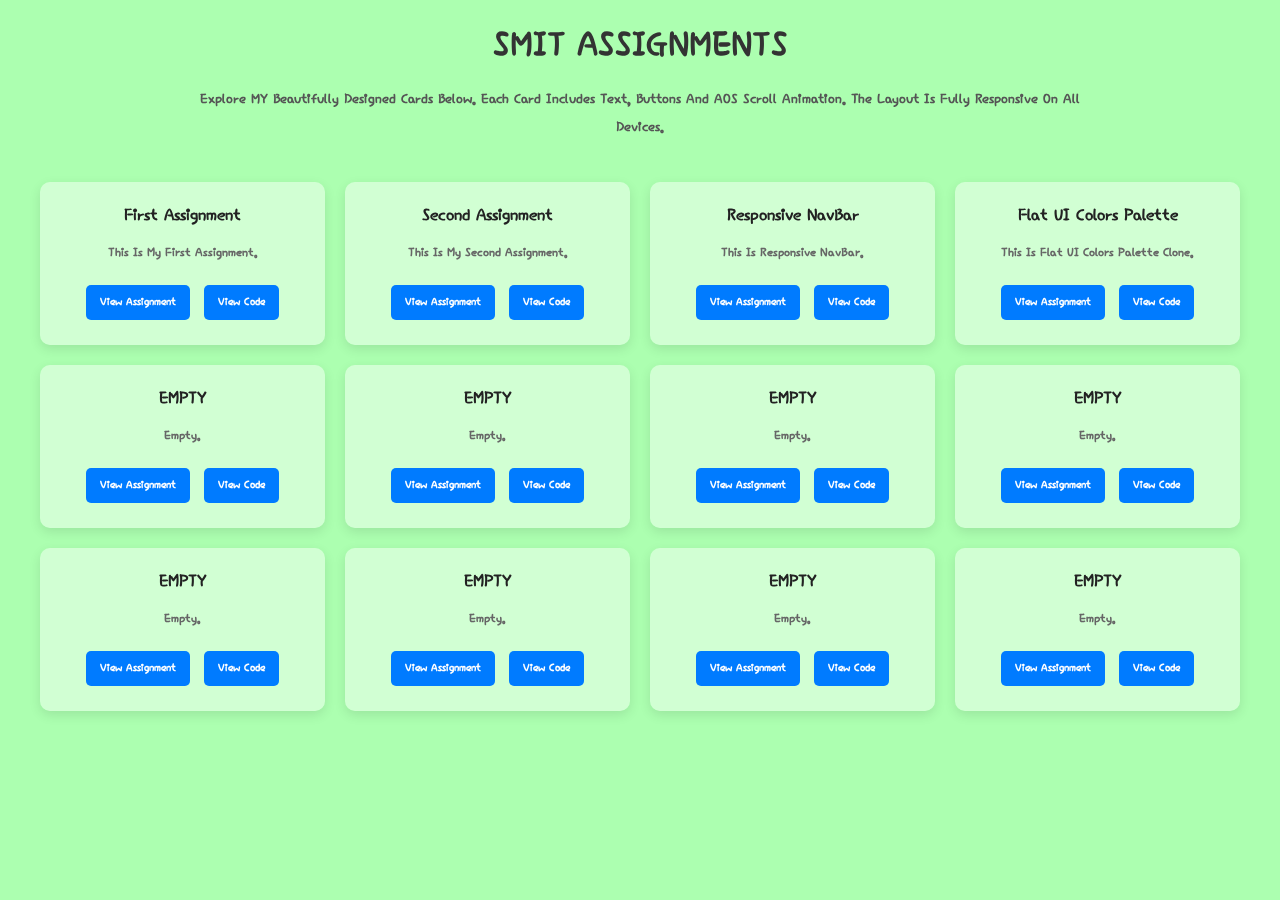
<file: index.html>
<!DOCTYPE html>
<html lang="en">
<head>
    <meta charset="UTF-8">
    <meta name="viewport" content="width=device-width, initial-scale=1.0">
    <title>Responsive AOS Cards Page</title>
    <link rel="stylesheet" href="./style.css">
    <link href="https://unpkg.com/aos@2.3.1/dist/aos.css" rel="stylesheet">
</head>
<body>
    <div class="top-right-image" "card" data-aos="fade-down-right">
    </div>
    <div class="top-left-image" "card" data-aos="fade-down-left">
    </div>
    <div class="header-section">
        <div data-aos="flip-down">
            <h1>SMIT ASSIGNMENTS</h1>
        </div>
        <div data-aos="zoom-in">
            <p>
            Explore MY Beautifully Designed Cards Below. Each Card Includes Text, Buttons And AOS Scroll Animation.
            The Layout Is Fully Responsive On All Devices.
        </p>
        </div>
    </div>


    <div class="container">
        <div class="card" data-aos="fade-down-right">
            <h3>First Assignment</h3>
            <p>This Is My First Assignment.</p>
            <a href="https://muhammadsami0340.github.io/First-Assignment/" target="_blank">View Assignment</a>
            <a href="https://github.com/muhammadsami0340/First-Assignment" target="_blank">View Code</a>
        </div>

        <div class="card" data-aos="fade-up">
            <h3>Second Assignment</h3>
            <p>This Is My Second Assignment.</p>
            <a href="https://muhammadsami0340.github.io/Second-Assignment/" target="_blank">View Assignment</a>
            <a href="https://github.com/muhammadsami0340/Second-Assignment" target="_blank">View Code</a>
        </div>

        <div class="card" data-aos="fade-up">
            <h3>Responsive NavBar</h3>
            <p>This Is Responsive NavBar.</p>
            <a href="https://muhammadsami0340.github.io/Responsive-NavBar/" target="_blank">View Assignment</a>
            <a href="https://github.com/muhammadsami0340/Responsive-NavBar" target="_blank">View Code</a>
        </div>

        <div class="card" data-aos="fade-down-left">
            <h3>Flat UI Colors Palette</h3>
            <p>This Is Flat UI Colors Palette Clone.</p>
            <a href="https://muhammadsami0340.github.io/Flat-UI-Colors-Palette/" target="_blank">View Assignment</a>
            <a href="https://github.com/muhammadsami0340/Flat-UI-Colors-Palette" target="_blank">View Code</a>
        </div>

        <div class="card" data-aos="fade-right">
            <h3>EMPTY</h3>
            <p>Empty.</p>
            <a href="#">View Assignment</a>
            <a href="#">View Code</a>
        </div>

        <div class="card" data-aos="fade-up">
            <h3>EMPTY</h3>
            <p>Empty.</p>
            <a href="#">View Assignment</a>
            <a href="#">View Code</a>
        </div>

        <div class="card" data-aos="fade-up">
            <h3>EMPTY</h3>
            <p>Empty.</p>
            <a href="#">View Assignment</a>
            <a href="#">View Code</a>
        </div>

        <div class="card" data-aos="fade-left">
            <h3>EMPTY</h3>
            <p>Empty.</p>
            <a href="#">View Assignment</a>
            <a href="#">View Code</a>
        </div>

        <div class="card" data-aos="fade-up-right">
            <h3>EMPTY</h3>
            <p>Empty.</p>
            <a href="#">View Assignment</a>
            <a href="#">View Code</a>
        </div>

        <div class="card" data-aos="fade-up">
            <h3>EMPTY</h3>
            <p>Empty.</p>
            <a href="#">View Assignment</a>
            <a href="#">View Code</a>
        </div>

        <div class="card" data-aos="fade-up">
            <h3>EMPTY</h3>
            <p>Empty.</p>
            <a href="#">View Assignment</a>
            <a href="#">View Code</a>
        </div>

        <div class="card" data-aos="fade-up-left">
            <h3>EMPTY</h3>
            <p>Empty.</p>
            <a href="#">View Assignment</a>
            <a href="#">View Code</a>
        </div>

    </div>

    <script src="https://cdn.jsdelivr.net/npm/aos@2.3.4/dist/aos.js"></script>
    <script>
        AOS.init({
            duration: 1000,
            easing: "ease-in-out",
            once: true
        });
    </script>

</body>
</html>
</file>
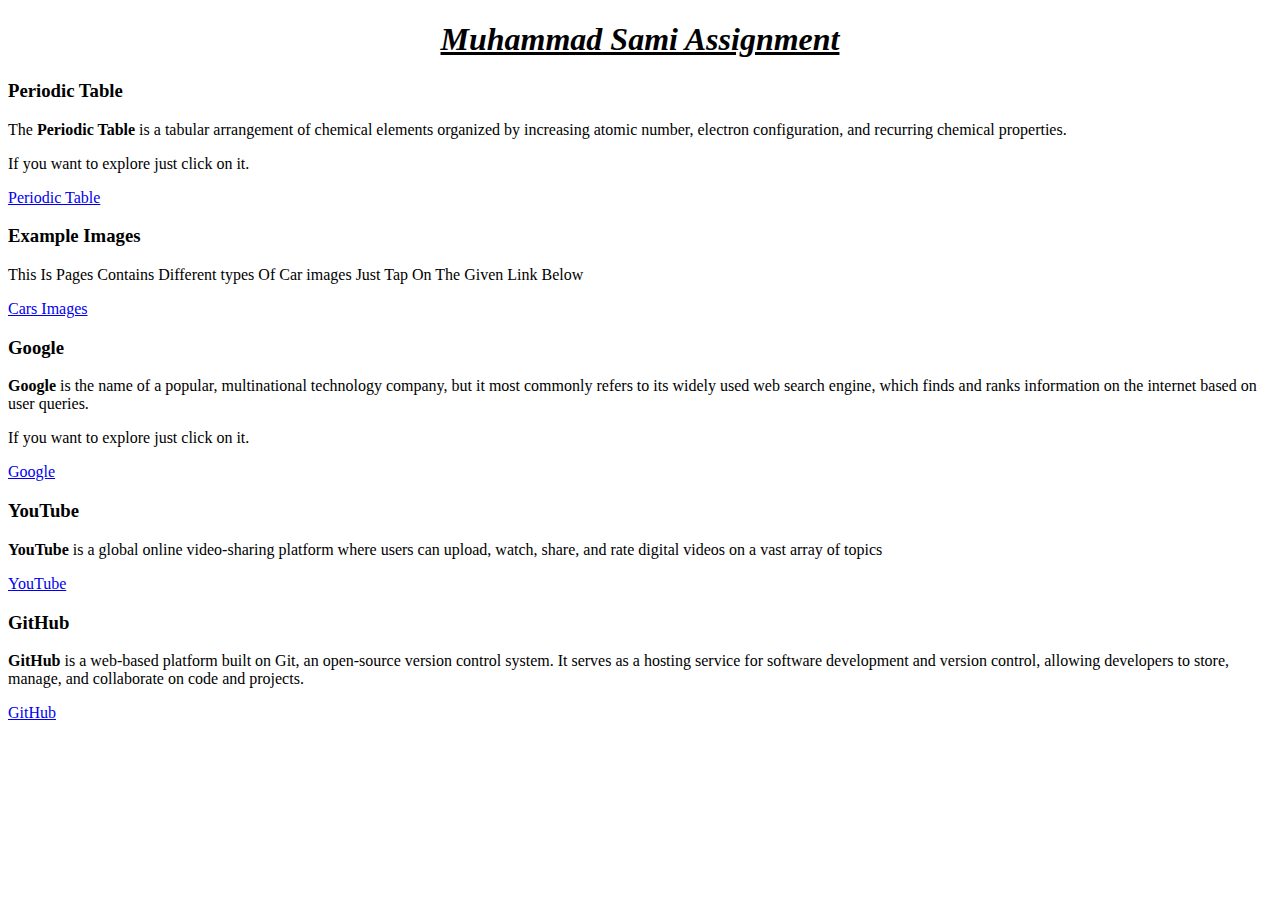
<file: First-Assignment/index.html>
<!DOCTYPE html>
<html lang="en">
<head>
    <title>Muhammad Sami</title>
</head>
<body>
    <center>
        <h1>
           <u>
             <i>Muhammad Sami Assignment</i> 
           </u>
        </h1>
    </center>

    <h3>
        Periodic Table
    </h3>
    <P>The <strong>Periodic Table</strong> is a tabular arrangement of chemical elements organized by increasing atomic number, electron configuration, and recurring chemical properties.</P>
   
    <p>If you want to explore just click on it.</p>
    <a href="./pages/Periodic Table.html" target="_blank">Periodic Table</a><br>
   
    <h3>
        Example Images
    </h3>
    <p>This Is Pages Contains Different types Of Car images Just Tap On The Given Link Below</p>
    <a href="./pages/images.html" target="_blank"> Cars Images</a><br>
   
    <h3>
        Google
    </h3>
    <P><strong>Google</strong> is the name of a popular, multinational technology company, but it most commonly refers to its widely used web search engine, which finds and ranks information on the internet based on user queries.</P>
    <p>If you want to explore just click on it.</p><a href="https://www.google.com" target="_blank"> Google </a><br>
   
    <h3>
        YouTube
    </h3>
    <p><strong>YouTube</strong> is a global online video-sharing platform where users can upload, watch, share, and rate digital videos on a vast array of topics</p>
    <a href="https://www.youtube.com" target="_blank">YouTube</a><br>
  
    <h3>
        GitHub
    </h3>
    <p><Strong>GitHub</Strong> is a web-based platform built on Git, an open-source version control system. It serves as a hosting service for software development and version control, allowing developers to store, manage, and collaborate on code and projects.</p>
    <a href="https://www.github.com" target="_blank">GitHub</a><br>
</body>
</html>
</file>
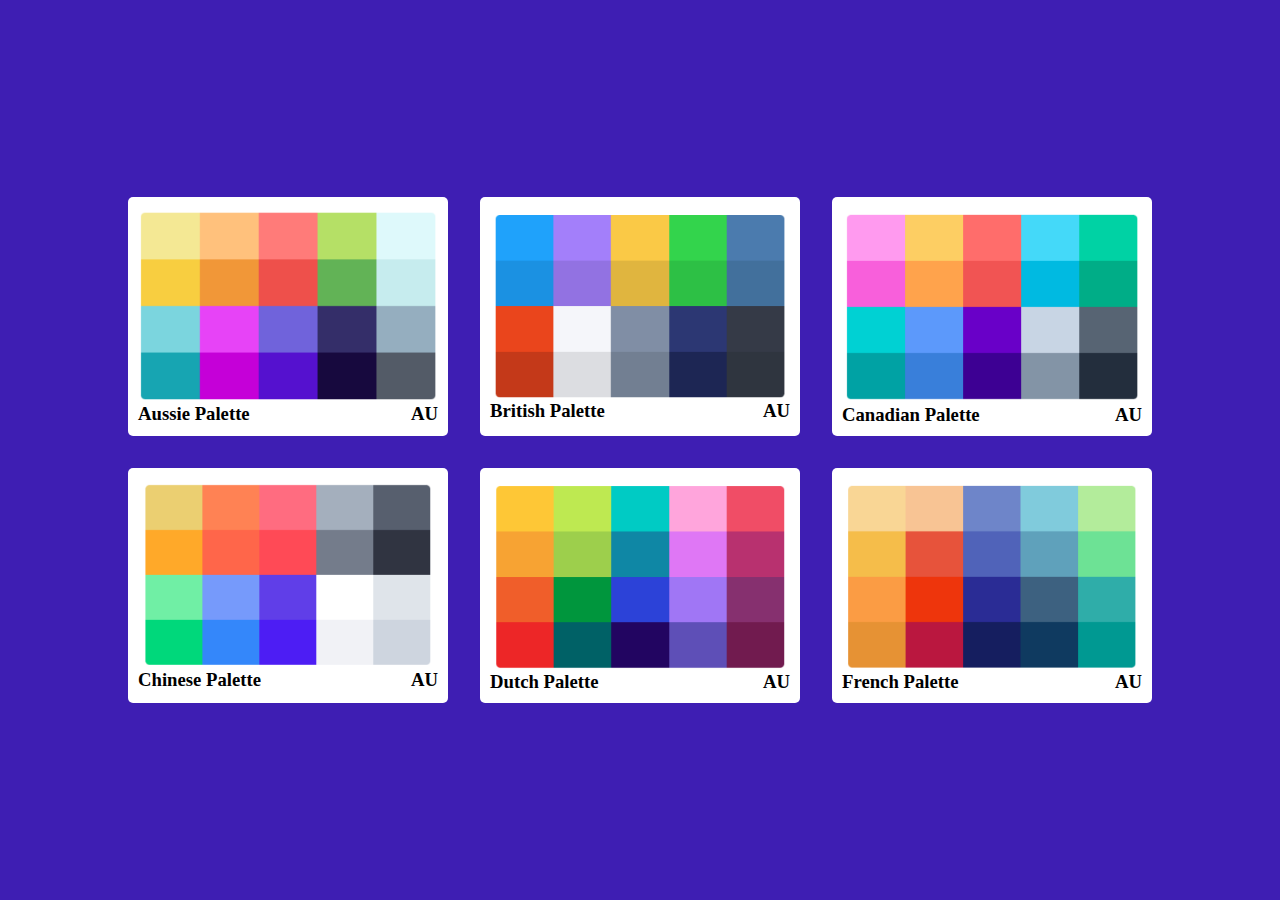
<file: Flat-UI-Colors-Palette/index.html>
<!DOCTYPE html>
<html lang="en">
<head>
    <meta charset="UTF-8">
    <meta name="viewport" content="width=device-width, initial-scale=1.0">
    <title>Document</title>
    <link rel="stylesheet" href="style.css">
</head>
<body>
    <div class="container">
        <div class="Palette Aussie">
       <a href="./Pages/index.html" target="_blank"> 
       <div class="img-div">
          <img src="./Assets/Aussie.png" alt="Aussie Palette">
       </div>
       <div class="txt-div">
       <h3>Aussie Palette</h3>
       <h3>
       <strong>AU</strong>
       </h3>
       </div>
       </a>
       </div>
       <div class="Palette British">
       <a href="./Pages/British/index.html" target="_blank"> 
       <div class="img-div">
            <img src="./Assets/British.png" alt="British Palette">
       </div>
       <div class="txt-div">
       <h3>British Palette</h3>
       <h3>
       <strong>AU</strong>
       </h3>
       </div>
       </a>
       </div>
       <div class="Palette Canadian">
       <a href="./Pages/Canadian/index.html" target="_blank"> 
       <div class="img-div">
            <img src="./Assets/Canadian.png" alt="Canadian Palette">
       </div>
       <div class="txt-div">
       <h3>Canadian Palette</h3>
       <h3>
       <strong>AU</strong>
       </h3>
       </div>
       </a>
       </div>
        <div class="Palette Chinese">
       <a href="./Pages/Chinese/index.html" target="_blank"> 
       <div class="img-div">
            <img src="./Assets/Chinese.png" alt="Chinese Palette">
       </div>
       <div class="txt-div">
       <h3>Chinese Palette</h3>
       <h3>
       <strong>AU</strong>
       </h3>
       </div>
       </a>
       </div>
       <div class="Palette Dutch">
       <a href="./Pages/Dutch/index.html" target="_blank"> 
       <div class="img-div">
            <img src="./Assets/Dutch.png" alt="Dutch Palette">
       </div>
       <div class="txt-div">
       <h3>Dutch Palette</h3>
       <h3>
       <strong>AU</strong>
       </h3>
       </div>
       </a>
       </div>
       <div class="Palette French">
       <a href="./Pages/French/index.html" target="_blank"> 
       <div class="img-div">
            <img src="./Assets/French.png" alt="French Palette">
       </div>
       <div class="txt-div">
       <h3>French Palette</h3>
       <h3>
       <strong>AU</strong>
       </h3>
       </div>
       </a>
       </div>
    </div>
</body>
</html>
</file>
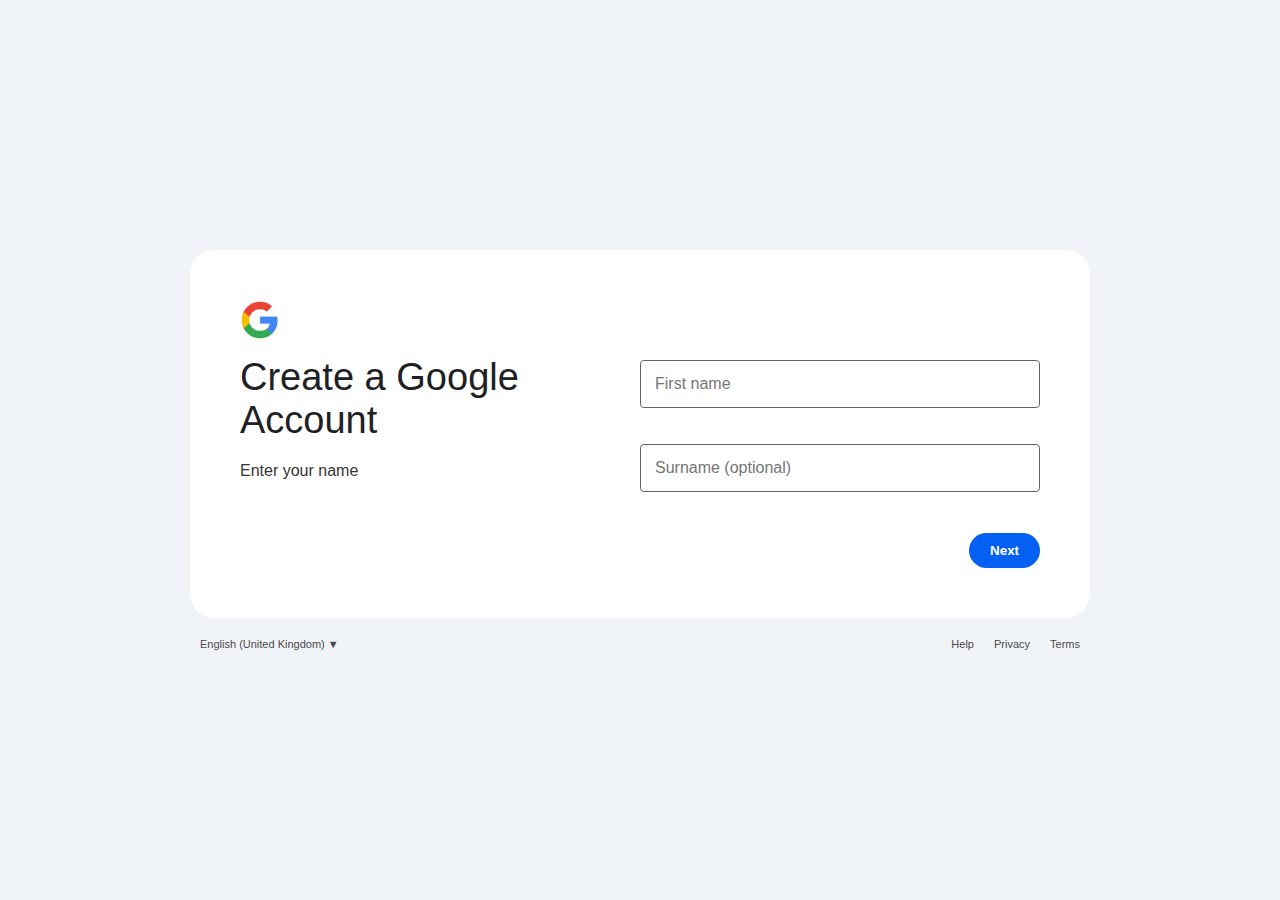
<file: Second-Assignment/index.html>
<!DOCTYPE html>
<html lang="en">
<head>
  <meta charset="UTF-8">
  <meta name="viewport" content="width=device-width, initial-scale=1.0">
  <title>Create a Google Account</title>
  <link rel="stylesheet" href="style.css">
</head>
<body>
  <div class="main">
    <div class="card">
      <div class="left">
       <img src="./Assets/google-logo-icon-gsuite-hd-701751694791470gzbayltphh-removebg-preview.png" alt="Logo">
        <h1>Create a Google Account</h1>
        <p>Enter your name</p>
      </div>

      <div class="right">
        <form>
          <input type="text" placeholder="First name" required>
          <input type="text" placeholder="Surname (optional)">
          <button type="submit">Next</button>
        </form>
      </div>
    </div>

    <div class="footer">
      <div class="language">
        English (United Kingdom) ▼
      </div>
      <div class="links">
        <a href="#">Help</a>
        <a href="#">Privacy</a>
        <a href="#">Terms</a>
      </div>
    </div>
  </div>
</body>
</html>
</file>
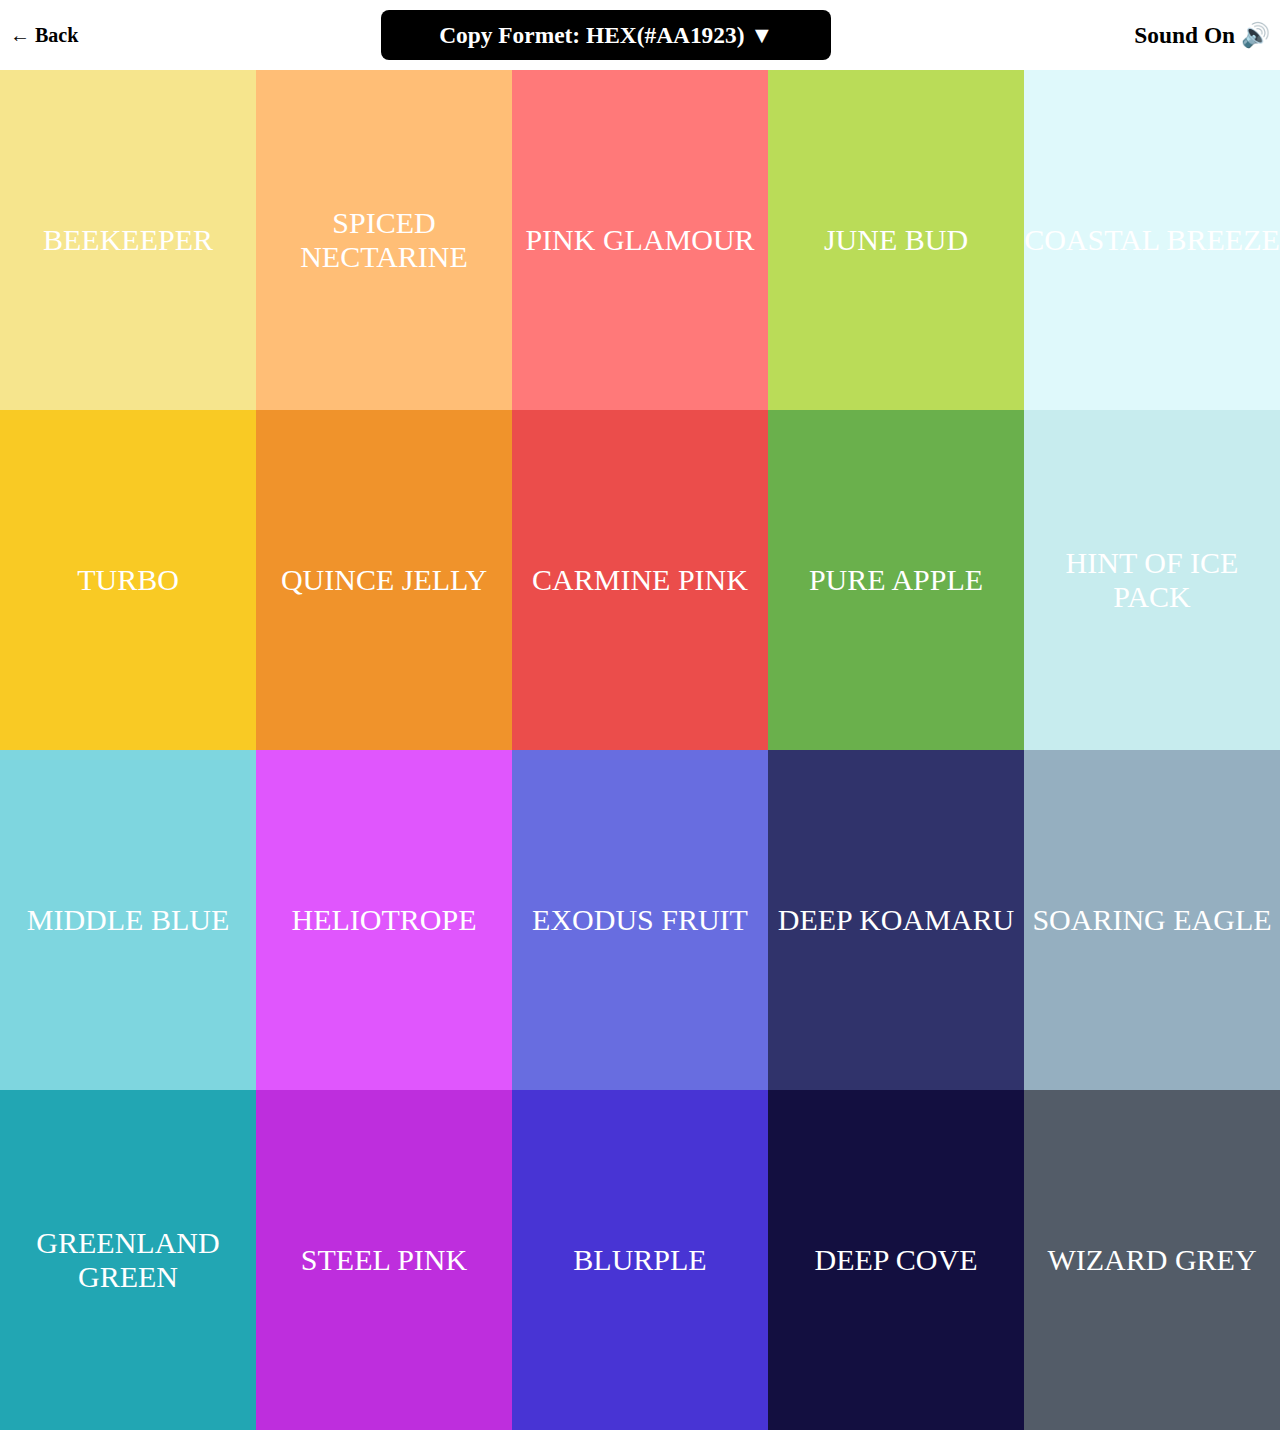
<file: Flat-UI-Colors-Palette/Pages/index.html>
<!DOCTYPE html>
<html lang="en">
<head>
    <meta charset="UTF-8">
    <meta name="viewport" content="width=device-width, initial-scale=1.0">
    <title>Document</title>
    <link rel="stylesheet" href="./style.css">
</head>
<body>
    <nav>
        <a href="../index.html"><strong>← Back</strong></a>
        <h3 class="HEX">Copy Formet: HEX(#AA1923) ▼</h3>
        <a href=""><h3 class="Sound">Sound On 🔊</h3></a>
    </nav>
    <div class="Main">
        <div class="container">
        <div class="BEEKEEPER Cell"><span>BEEKEEPER</span></div>
        <div class="SPICED Cell"><span>SPICED NECTARINE</span></div>
        <div class="PINK Cell"><span>PINK GLAMOUR</span></div>
        <div class="JUNE Cell"><span>JUNE BUD</span></div>
        <div class="COASTAL Cell"><span>COASTAL BREEZE</span></div>
    </div>
    <div class="container">
        <div class="TURBO Cell"><span>TURBO</span></div>
        <div class="QUINCE Cell"><span>QUINCE JELLY</span></div>
        <div class="CARMINE Cell"><span>CARMINE PINK</span></div>
        <div class="PURE Cell"><span>PURE APPLE</span></div>
        <div class="HINT Cell"><span>HINT OF ICE PACK</span></div>
    </div>
    <div class="container">
        <div class="MIDDLE Cell"><span>MIDDLE BLUE</span></div>
        <div class="HELI Cell"><span>HELIOTROPE</span></div>
        <div class="EXODUS Cell"><span>EXODUS FRUIT</span></div>
        <div class="DEEPCOA Cell"><span>DEEP KOAMARU</span></div>
        <div class="SOARING Cell"><span>SOARING EAGLE</span></div>
    </div>
    <div class="container">
        <div class="GREENLAND Cell"><span>GREENLAND GREEN</span></div>
        <div class="STEEL Cell"><span>STEEL PINK</span></div>
        <div class="BLUR Cell"><span>BLURPLE</span></div>
        <div class="DEEP Cell"><span>DEEP COVE</span></div>
        <div class="WIZARD Cell"><span>WIZARD GREY</span></div>
    </div>
    </div>
</body>
</html>
</file>
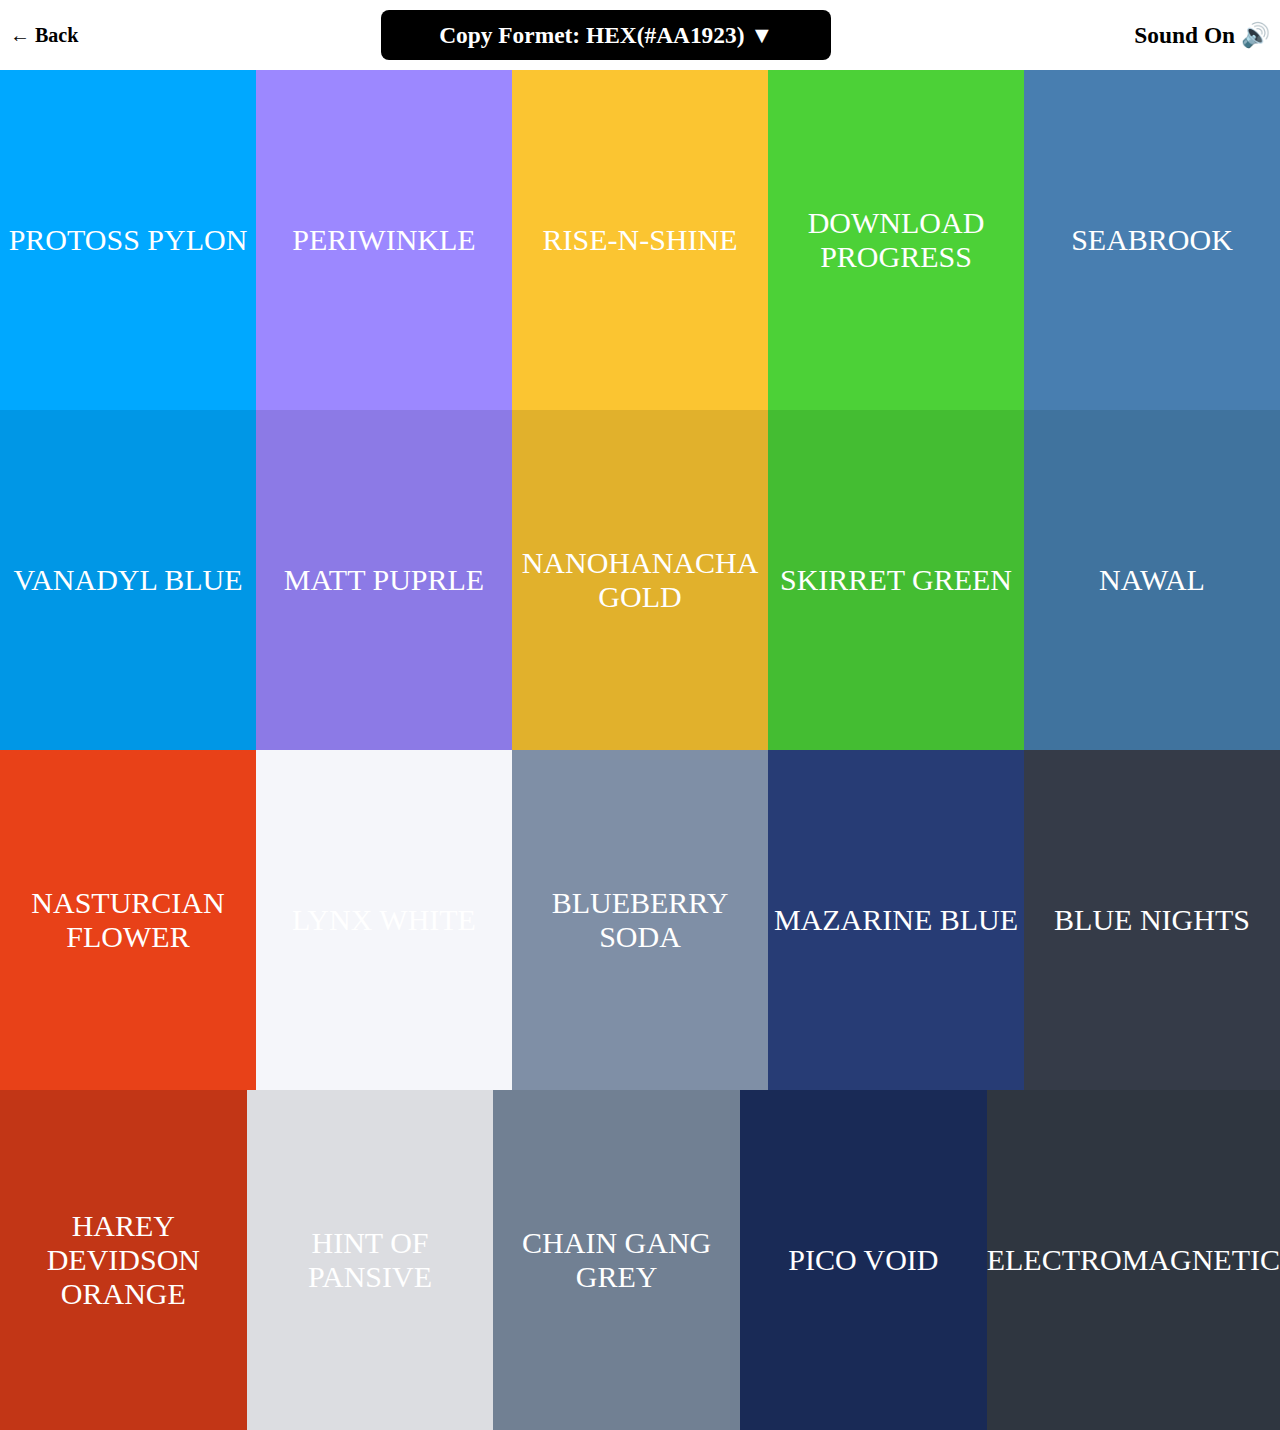
<file: Flat-UI-Colors-Palette/Pages/British/index.html>
<!DOCTYPE html>
<html lang="en">
<head>
    <meta charset="UTF-8">
    <meta name="viewport" content="width=device-width, initial-scale=1.0">
    <title>Document</title>
    <link rel="stylesheet" href="./style.css">
</head>
<body>
    <nav>
        <a href="../../index.html"><strong>← Back</strong></a>
        <h3 class="HEX">Copy Formet: HEX(#AA1923) ▼</h3>
        <a href=""><h3 class="Sound">Sound On 🔊</h3></a>
    </nav>
    <div class="Main">
        <div class="container">
        <div class="BEEKEEPER Cell"><span>PROTOSS PYLON</span></div>
        <div class="SPICED Cell"><span>PERIWINKLE</span></div>
        <div class="PINK Cell"><span>RISE-N-SHINE</span></div>
        <div class="JUNE Cell"><span>DOWNLOAD PROGRESS</span></div>
        <div class="COASTAL Cell"><span>SEABROOK</span></div>
    </div>
    <div class="container">
        <div class="TURBO Cell"><span>VANADYL BLUE</span></div>
        <div class="QUINCE Cell"><span>MATT PUPRLE</span></div>
        <div class="CARMINE Cell"><span>NANOHANACHA GOLD</span></div>
        <div class="PURE Cell"><span>SKIRRET GREEN</span></div>
        <div class="HINT Cell"><span>NAWAL</span></div>
    </div>
    <div class="container">
        <div class="MIDDLE Cell"><span>NASTURCIAN FLOWER</span></div>
        <div class="HELI Cell"><span>LYNX WHITE</span></div>
        <div class="EXODUS Cell"><span>BLUEBERRY SODA</span></div>
        <div class="DEEPCOA Cell"><span>MAZARINE BLUE</span></div>
        <div class="SOARING Cell"><span>BLUE NIGHTS</span></div>
    </div>
    <div class="container">
        <div class="GREENLAND Cell"><span>HAREY DEVIDSON ORANGE</span></div>
        <div class="STEEL Cell"><span>HINT OF PANSIVE</span></div>
        <div class="BLUR Cell"><span>CHAIN GANG GREY</span></div>
        <div class="DEEP Cell"><span>PICO VOID</span></div>
        <div class="WIZARD Cell"><span>ELECTROMAGNETIC</span></div>
    </div>
    </div>
</body>
</html>
</file>
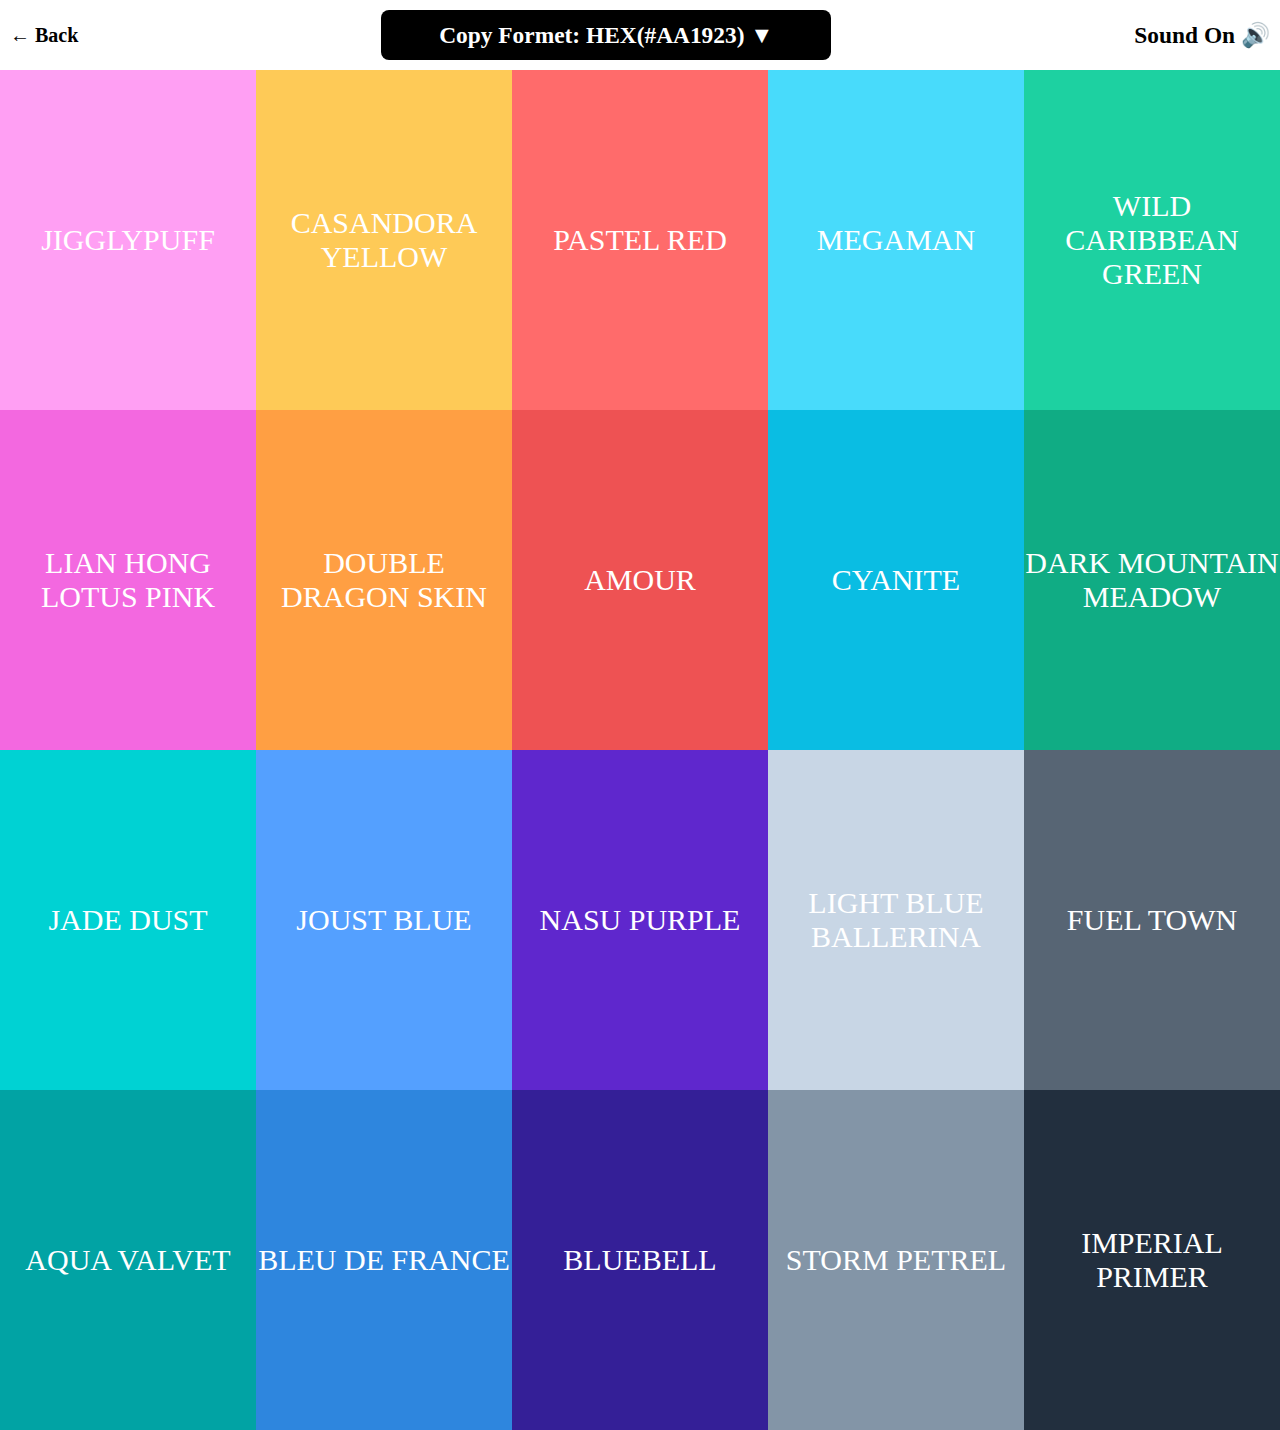
<file: Flat-UI-Colors-Palette/Pages/Canadian/index.html>
<!DOCTYPE html>
<html lang="en">
<head>
    <meta charset="UTF-8">
    <meta name="viewport" content="width=device-width, initial-scale=1.0">
    <title>Document</title>
    <link rel="stylesheet" href="./style.css">
</head>
<body>
    <nav>
        <a href="../index.html"><strong>← Back</strong></a>
        <h3 class="HEX">Copy Formet: HEX(#AA1923) ▼</h3>
        <a href=""><h3 class="Sound">Sound On 🔊</h3></a>
    </nav>
    <div class="Main">
        <div class="container">
        <div class="BEEKEEPER Cell"><span>JIGGLYPUFF</span></div>
        <div class="SPICED Cell"><span>CASANDORA YELLOW</span></div>
        <div class="PINK Cell"><span>PASTEL RED</span></div>
        <div class="JUNE Cell"><span>MEGAMAN</span></div>
        <div class="COASTAL Cell"><span>WILD CARIBBEAN GREEN</span></div>
    </div>
    <div class="container">
        <div class="TURBO Cell"><span>LIAN HONG LOTUS PINK</span></div>
        <div class="QUINCE Cell"><span>DOUBLE DRAGON SKIN</span></div>
        <div class="CARMINE Cell"><span>AMOUR</span></div>
        <div class="PURE Cell"><span>CYANITE</span></div>
        <div class="HINT Cell"><span>DARK MOUNTAIN MEADOW</span></div>
    </div>
    <div class="container">
        <div class="MIDDLE Cell"><span>JADE DUST</span></div>
        <div class="HELI Cell"><span>JOUST BLUE</span></div>
        <div class="EXODUS Cell"><span>NASU PURPLE</span></div>
        <div class="DEEPCOA Cell"><span>LIGHT BLUE BALLERINA</span></div>
        <div class="SOARING Cell"><span>FUEL TOWN</span></div>
    </div>
    <div class="container">
        <div class="GREENLAND Cell"><span>AQUA VALVET</span></div>
        <div class="STEEL Cell"><span>BLEU DE FRANCE</span></div>
        <div class="BLUR Cell"><span>BLUEBELL</span></div>
        <div class="DEEP Cell"><span>STORM PETREL</span></div>
        <div class="WIZARD Cell"><span>IMPERIAL PRIMER</span></div>
    </div>
    </div>
</body>
</html>
</file>
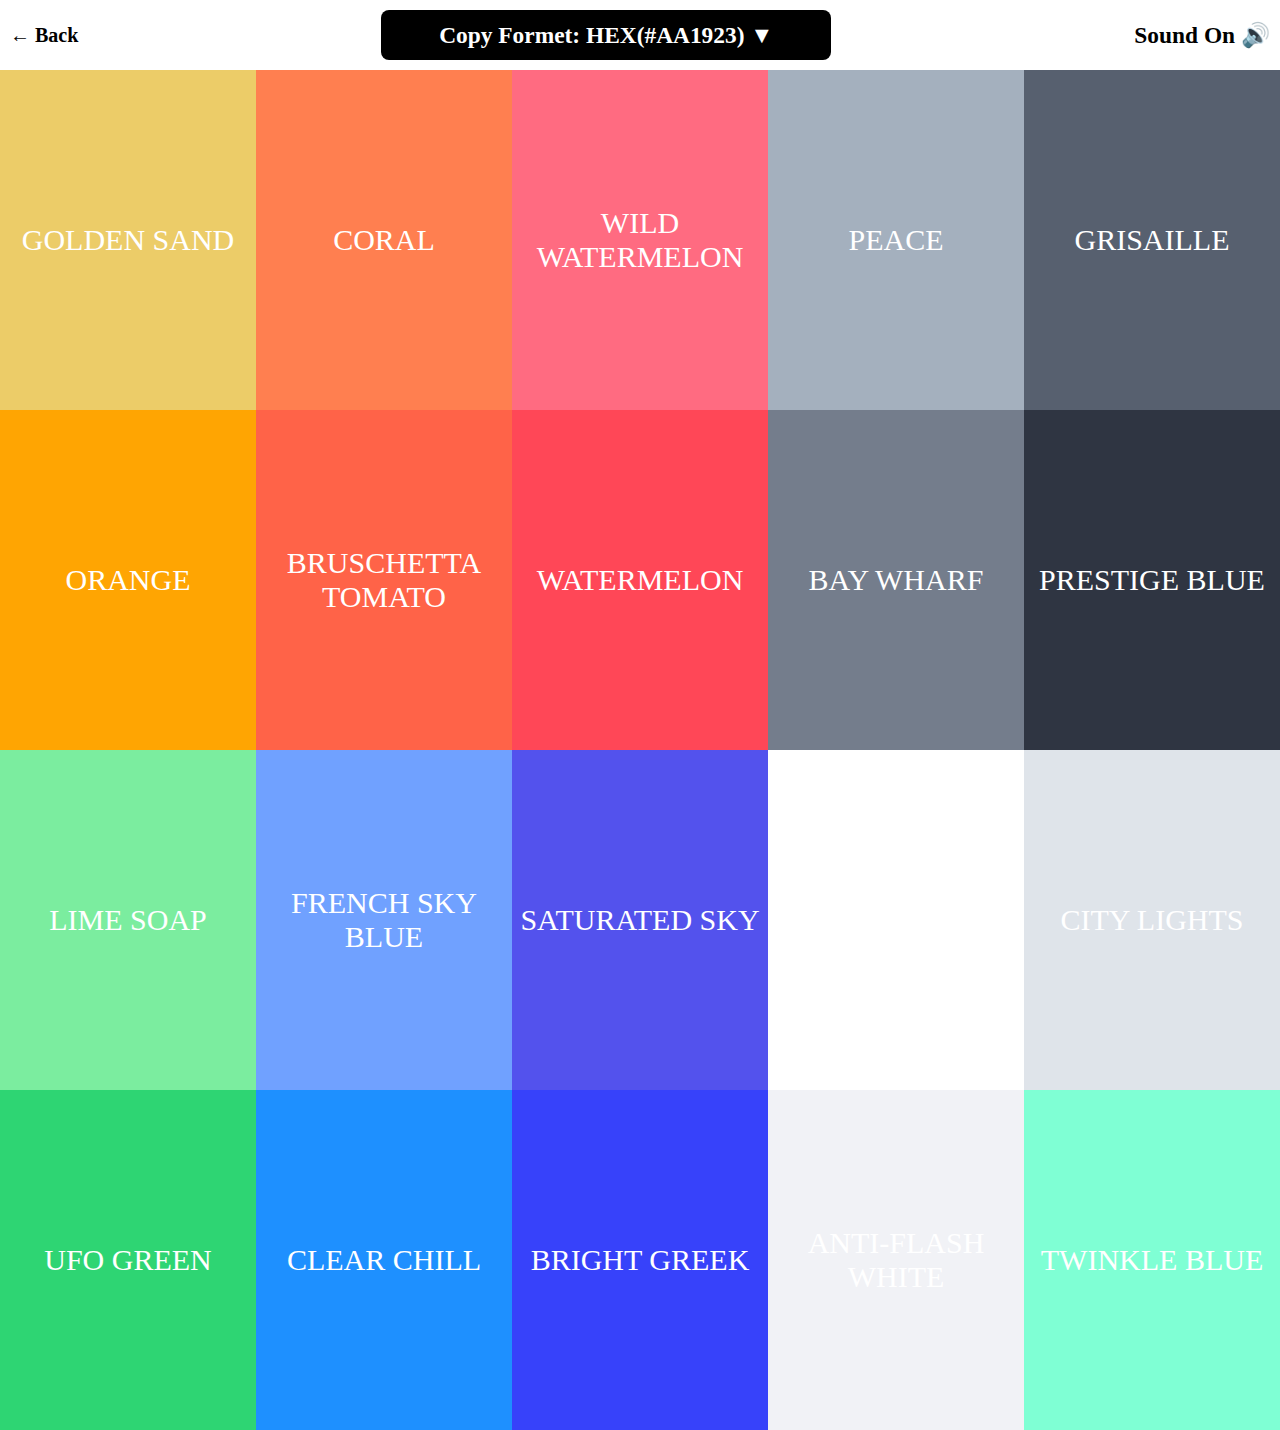
<file: Flat-UI-Colors-Palette/Pages/Chinese/index.html>
<!DOCTYPE html>
<html lang="en">
<head>
    <meta charset="UTF-8">
    <meta name="viewport" content="width=device-width, initial-scale=1.0">
    <title>Document</title>
    <link rel="stylesheet" href="./style.css">
</head>
<body>
    <nav>
        <a href="../../index.html"><strong>← Back</strong></a>
        <h3 class="HEX">Copy Formet: HEX(#AA1923) ▼</h3>
        <a href=""><h3 class="Sound">Sound On 🔊</h3></a>
    </nav>
    <div class="Main">
        <div class="container">
        <div class="BEEKEEPER Cell"><span>GOLDEN SAND</span></div>
        <div class="SPICED Cell"><span>CORAL</span></div>
        <div class="PINK Cell"><span>WILD WATERMELON</span></div>
        <div class="JUNE Cell"><span>PEACE</span></div>
        <div class="COASTAL Cell"><span>GRISAILLE</span></div>
    </div>
    <div class="container">
        <div class="TURBO Cell"><span>ORANGE</span></div>
        <div class="QUINCE Cell"><span>BRUSCHETTA TOMATO</span></div>
        <div class="CARMINE Cell"><span>WATERMELON</span></div>
        <div class="PURE Cell"><span>BAY WHARF</span></div>
        <div class="HINT Cell"><span>PRESTIGE BLUE</span></div>
    </div>
    <div class="container">
        <div class="MIDDLE Cell"><span>LIME SOAP</span></div>
        <div class="HELI Cell"><span>FRENCH SKY BLUE</span></div>
        <div class="EXODUS Cell"><span>SATURATED SKY</span></div>
        <div class="DEEPCOA Cell"><span>WHITE</span></div>
        <div class="SOARING Cell"><span>CITY LIGHTS</span></div>
    </div>
    <div class="container">
        <div class="GREENLAND Cell"><span>UFO GREEN</span></div>
        <div class="STEEL Cell"><span>CLEAR CHILL</span></div>
        <div class="BLUR Cell"><span>BRIGHT GREEK</span></div>
        <div class="DEEP Cell"><span>ANTI-FLASH WHITE</span></div>
        <div class="WIZARD Cell"><span>TWINKLE BLUE</span></div>
    </div>
    </div>
</body>
</html>
</file>
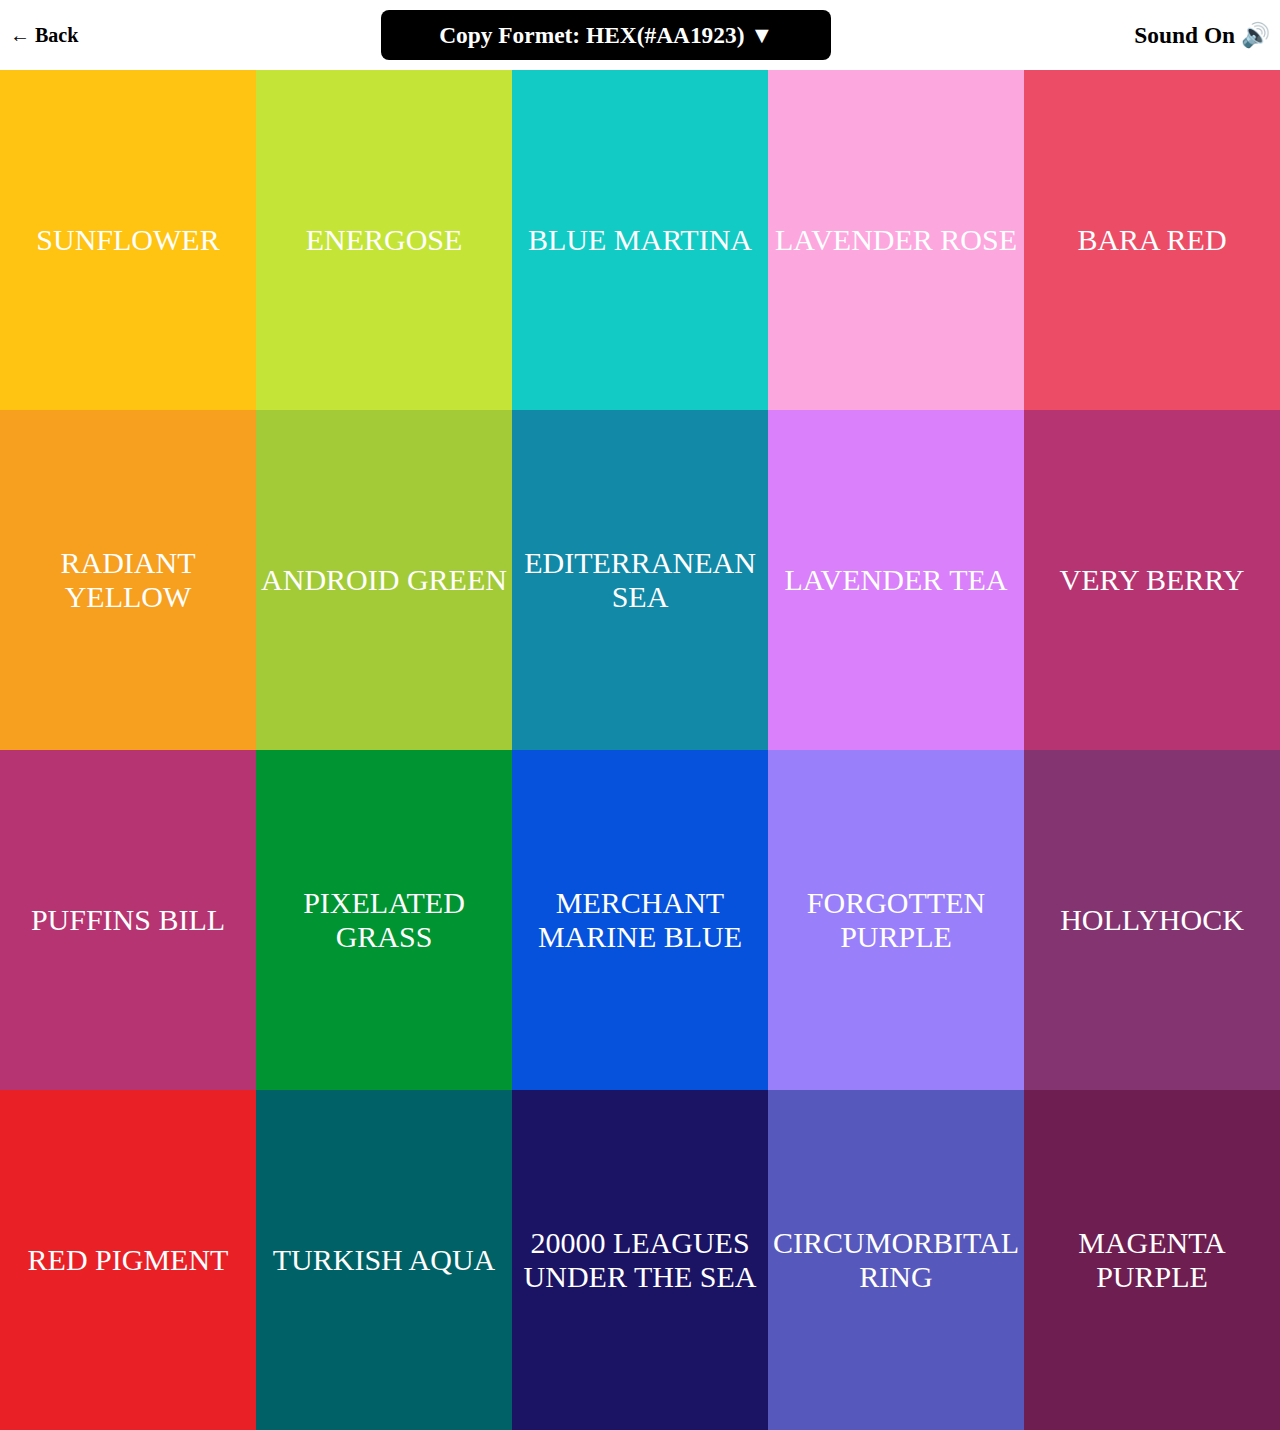
<file: Flat-UI-Colors-Palette/Pages/Dutch/index.html>
<!DOCTYPE html>
<html lang="en">
<head>
    <meta charset="UTF-8">
    <meta name="viewport" content="width=device-width, initial-scale=1.0">
    <title>Document</title>
    <link rel="stylesheet" href="./style.css">
</head>
<body>
    <nav>
        <a href="../index.html"><strong>← Back</strong></a>
        <h3 class="HEX">Copy Formet: HEX(#AA1923) ▼</h3>
        <a href=""><h3 class="Sound">Sound On 🔊</h3></a>
    </nav>
    <div class="Main">
        <div class="container">
        <div class="BEEKEEPER Cell"><span>SUNFLOWER</span></div>
        <div class="SPICED Cell"><span>ENERGOSE</span></div>
        <div class="PINK Cell"><span>BLUE MARTINA</span></div>
        <div class="JUNE Cell"><span>LAVENDER ROSE</span></div>
        <div class="COASTAL Cell"><span>BARA RED</span></div>
    </div>
    <div class="container">
        <div class="TURBO Cell"><span>RADIANT YELLOW</span></div>
        <div class="QUINCE Cell"><span>ANDROID GREEN</span></div>
        <div class="CARMINE Cell"><span>EDITERRANEAN SEA</span></div>
        <div class="PURE Cell"><span>LAVENDER TEA</span></div>
        <div class="HINT Cell"><span>VERY BERRY</span></div>
    </div>
    <div class="container">
        <div class="MIDDLE Cell"><span>PUFFINS BILL</span></div>
        <div class="HELI Cell"><span>PIXELATED GRASS</span></div>
        <div class="EXODUS Cell"><span>MERCHANT MARINE BLUE</span></div>
        <div class="DEEPCOA Cell"><span>FORGOTTEN PURPLE</span></div>
        <div class="SOARING Cell"><span>HOLLYHOCK</span></div>
    </div>
    <div class="container">
        <div class="GREENLAND Cell"><span>RED PIGMENT</span></div>
        <div class="STEEL Cell"><span>TURKISH AQUA</span></div>
        <div class="BLUR Cell"><span>20000 LEAGUES UNDER THE SEA</span></div>
        <div class="DEEP Cell"><span>CIRCUMORBITAL RING</span></div>
        <div class="WIZARD Cell"><span>MAGENTA PURPLE</span></div>
    </div>
    </div>
</body>
</html>
</file>
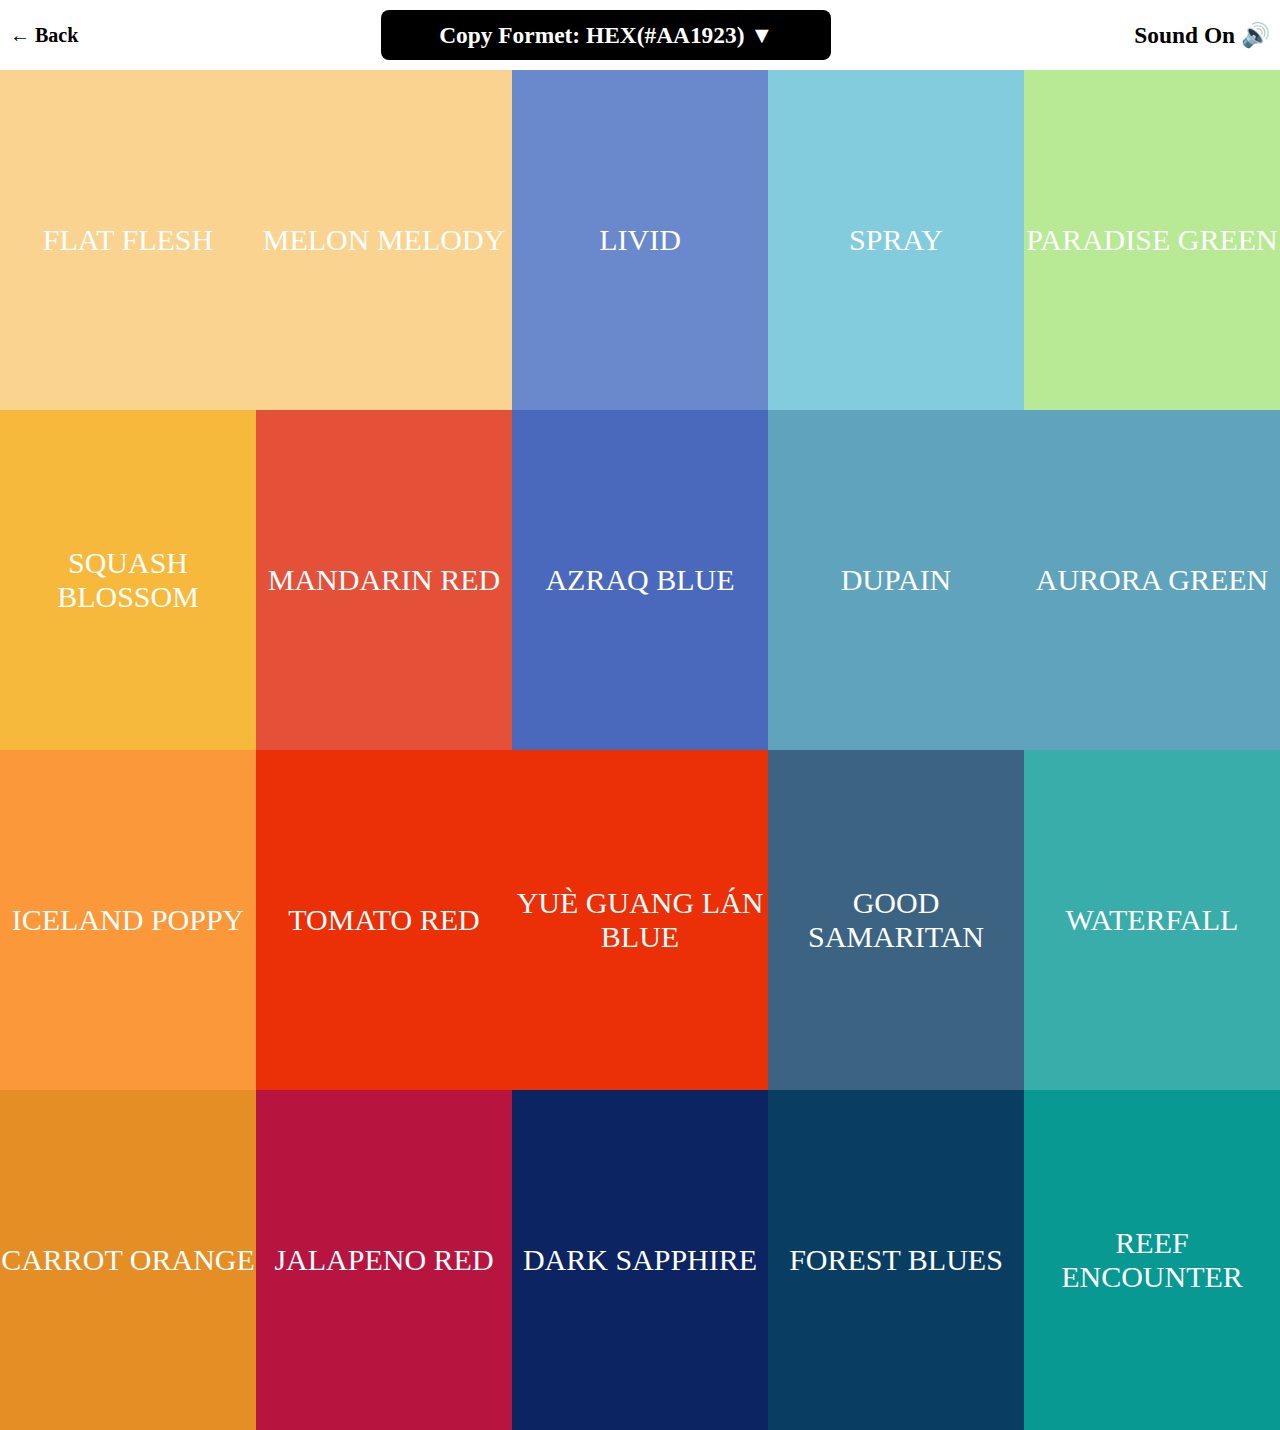
<file: Flat-UI-Colors-Palette/Pages/French/index.html>
<!DOCTYPE html>
<html lang="en">
<head>
    <meta charset="UTF-8">
    <meta name="viewport" content="width=device-width, initial-scale=1.0">
    <title>Document</title>
    <link rel="stylesheet" href="./style.css">
</head>
<body>
    <nav>
        <a href="../../index.html"><strong>← Back</strong></a>
        <h3 class="HEX">Copy Formet: HEX(#AA1923) ▼</h3>
        <a href=""><h3 class="Sound">Sound On 🔊</h3></a>
    </nav>
    <div class="Main">
        <div class="container">
        <div class="BEEKEEPER Cell"><span>FLAT FLESH</span></div>
        <div class="SPICED Cell"><span>MELON MELODY</span></div>
        <div class="PINK Cell"><span>LIVID</span></div>
        <div class="JUNE Cell"><span>SPRAY</span></div>
        <div class="COASTAL Cell"><span>PARADISE GREEN</span></div>
    </div>
    <div class="container">
        <div class="TURBO Cell"><span>SQUASH BLOSSOM</span></div>
        <div class="QUINCE Cell"><span>MANDARIN RED</span></div>
        <div class="CARMINE Cell"><span>AZRAQ BLUE</span></div>
        <div class="PURE Cell"><span>DUPAIN</span></div>
        <div class="HINT Cell"><span>AURORA GREEN</span></div>
    </div>
    <div class="container">
        <div class="MIDDLE Cell"><span>ICELAND POPPY</span></div>
        <div class="HELI Cell"><span>TOMATO RED</span></div>
        <div class="EXODUS Cell"><span>YUÈ GUANG LÁN BLUE</span></div>
        <div class="DEEPCOA Cell"><span>GOOD SAMARITAN</span></div>
        <div class="SOARING Cell"><span>WATERFALL</span></div>
    </div>
    <div class="container">
        <div class="GREENLAND Cell"><span>CARROT ORANGE</span></div>
        <div class="STEEL Cell"><span>JALAPENO RED</span></div>
        <div class="BLUR Cell"><span>DARK SAPPHIRE</span></div>
        <div class="DEEP Cell"><span>FOREST BLUES</span></div>
        <div class="WIZARD Cell"><span>REEF ENCOUNTER</span></div>
    </div>
    </div>
</body>
</html>
</file>
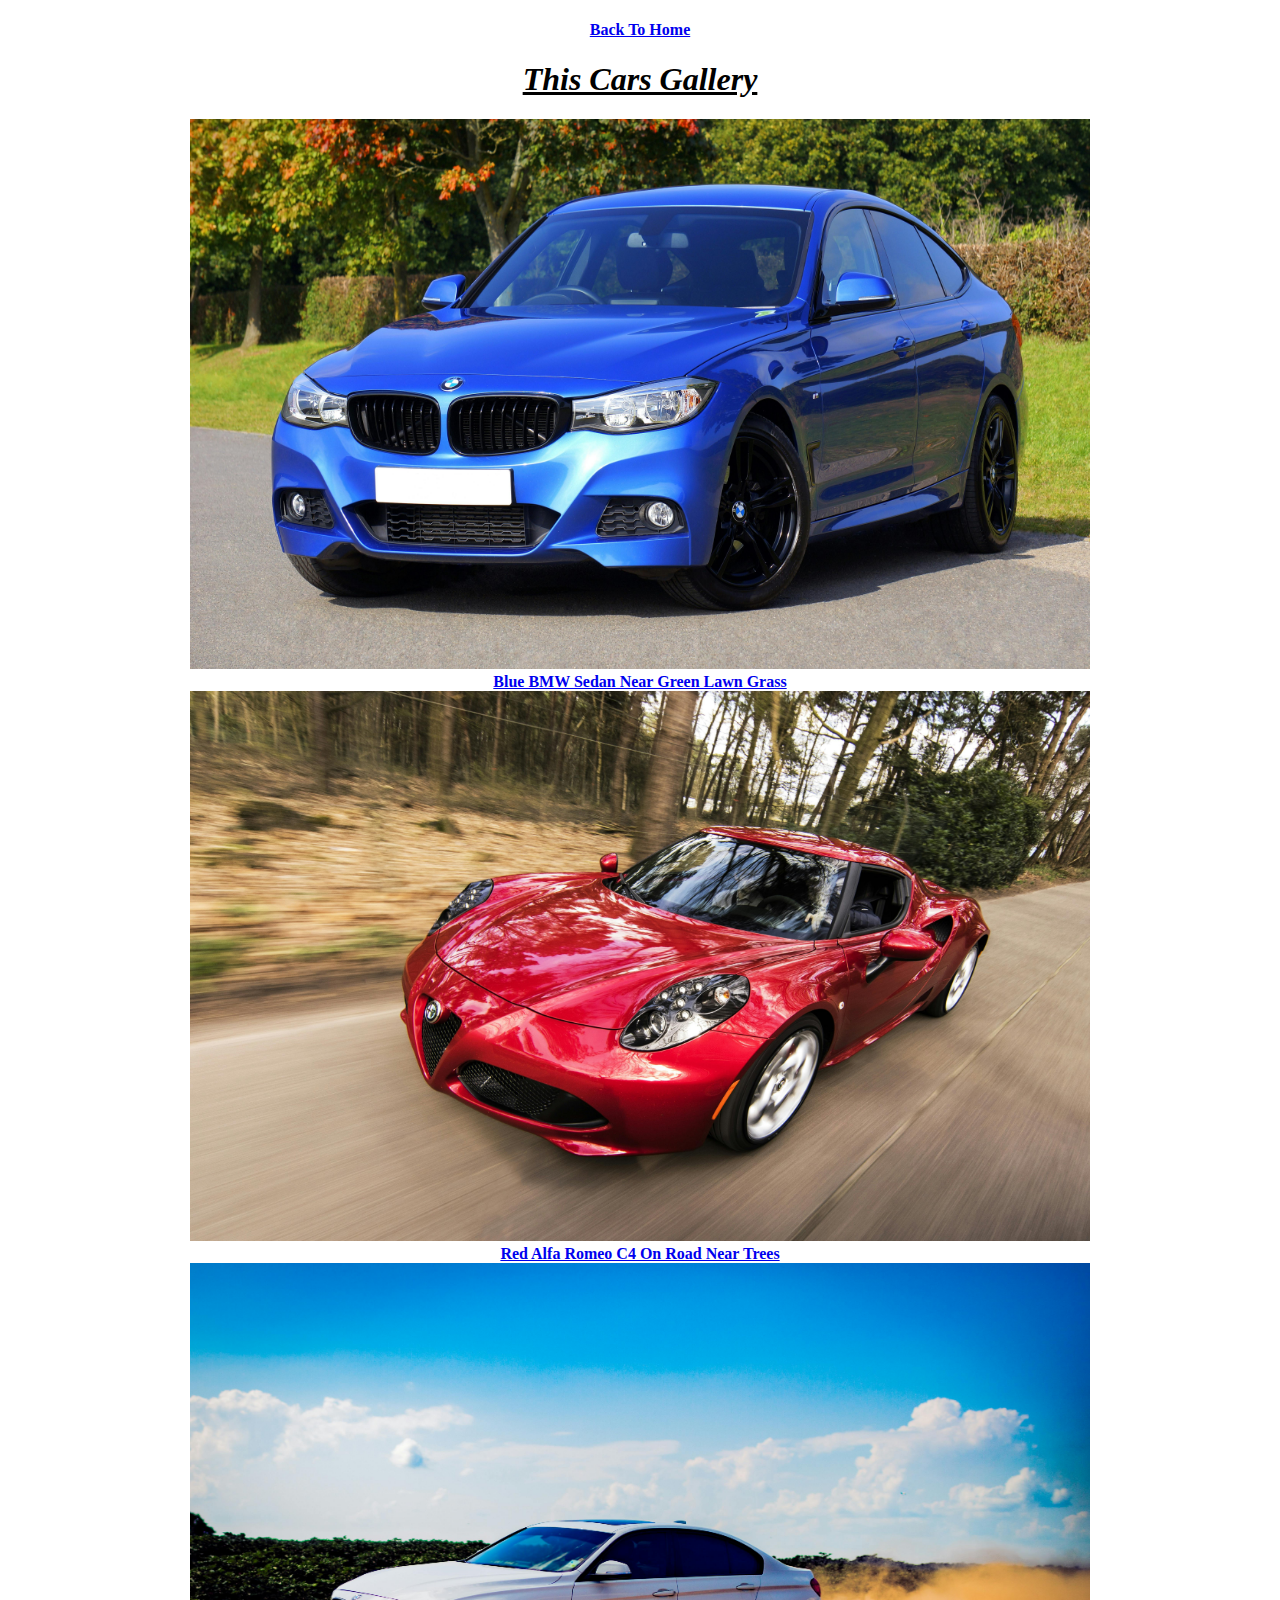
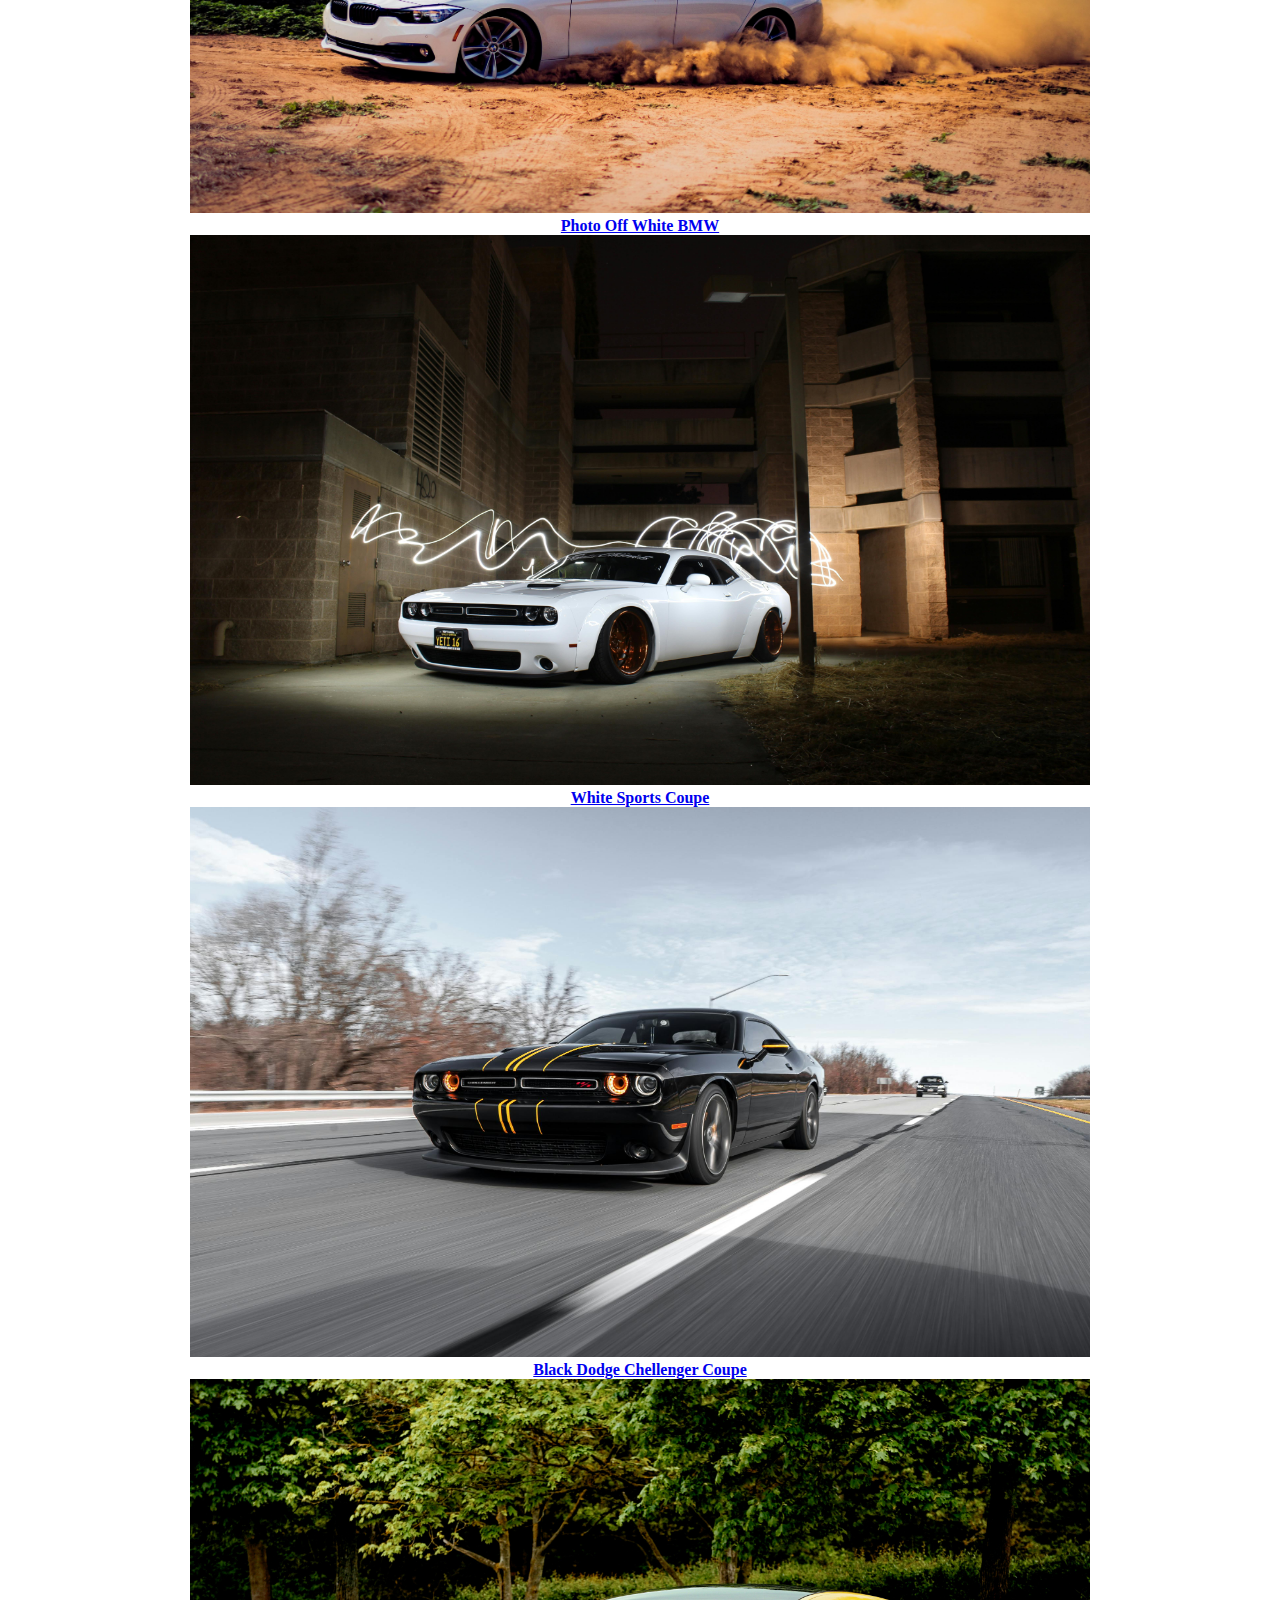
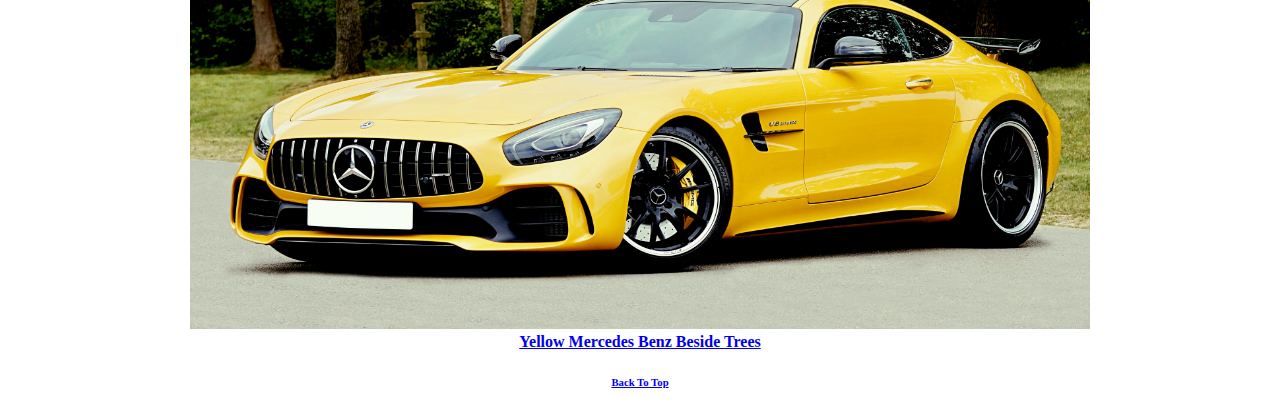
<file: First-Assignment/pages/images.html>
<!DOCTYPE html>
<html lang="en">
<head>
     <title>Images</title>
</head>
<body>
  <center>
           <h4>
              <a id="Top" href="../index.html"> Back To Home </a>
           </h4>
    
           <h1>
              <u>
                <i>This Cars Gallery</i>
              </u>
          </h1>

         <img src="../assets/images/pexels-mikebirdy-170811.jpg" alt="This Is Car Image" title="Blue Car" width="900" height="550">
               <figcaption>
               <a href="https://www.pexels.com/photo/blue-bmw-sedan-near-green-lawn-grass-170811/" target="_blank">
               <strong>Blue BMW Sedan Near Green Lawn Grass</strong></a>
               </figcaption>
   
         <img src="../assets/images/pexels-pixabay-210019.jpg" alt="This Is Car Image" title="Red Car" width="900" height="550">
               <figcaption>
               <a href="https://www.pexels.com/photo/red-alfa-romeo-c4-on-road-near-trees-210019/" target="_blank">
               <strong>Red Alfa Romeo C4 On Road Near Trees</strong></a>
               </figcaption>
    
         <img src="../assets/images/pexels-trace-707046.jpg" alt="This Is Car Image" title="White Car" width="900" height="550">
               <figcaption>
               <a href="https://www.pexels.com/photo/photo-of-white-bmw-e46-707046/" target="_blank">
               <strong>Photo Off White BMW</strong></a>
               </figcaption>
    
         <img src="../assets/images/pexels-cesarperez209-733745.jpg" alt="This Is Car Image" title="White Dodge Car" width="900" height="550">
               <figcaption>
               <a href="https://www.pexels.com/photo/white-sports-coupe-733745/" target="_blank">
               <strong>White Sports Coupe</strong></a>
               </figcaption>
    
         <img src="../assets/images/pexels-garvin-st-villier-719266-3311574.jpg" alt="This Is Car Image" title="This Is Black Dodge Car Image" width="900" height="550">
               <figcaption>
               <a href="https://www.pexels.com/photo/black-dodge-challenger-coupe-3311574/" target="_blank">
               <strong>Black Dodge Chellenger Coupe</strong></a>
               </figcaption>
    
         <img src="../assets/images/pexels-mikebirdy-2365572.jpg" alt="This Is Car Image" title="This Is BMW Car Image" width="900" height="550">
               <figcaption>
               <a href="https://www.pexels.com/photo/yellow-mercedes-benz-beside-trees-2365572/" target="_blank">
               <strong>Yellow Mercedes Benz Beside Trees</strong></a>
               </figcaption>
    
           <h6>
              <a href="#Top">Back To Top</a>
           </h6>
  </center>
</body>
</html>
</file>
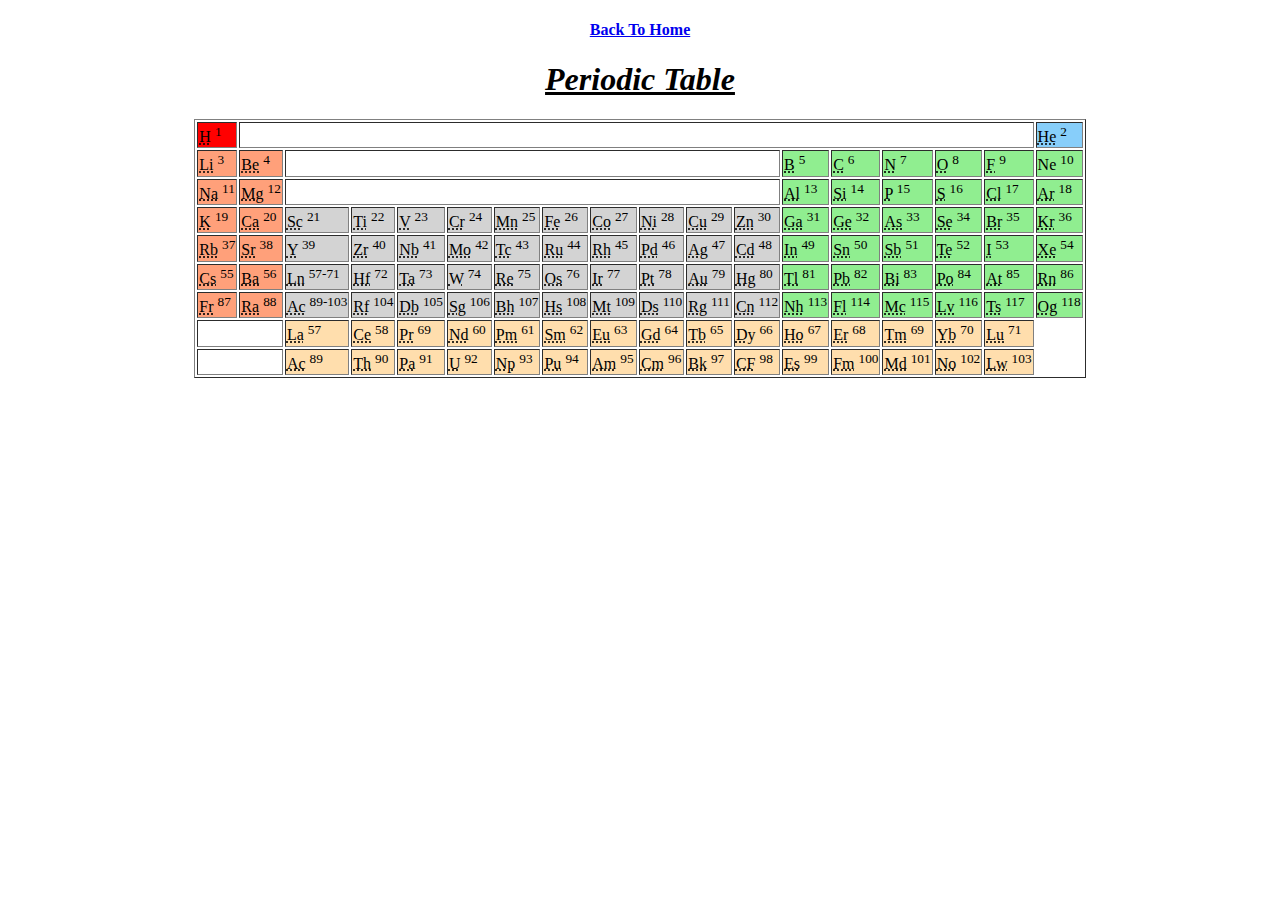
<file: First-Assignment/pages/Periodic Table.html>
<!DOCTYPE html>
<html>
<head>
  <title>Periodic Table</title>
</head>
<body>
<center>
      <h4> 
         <a href="../index.html"> Back To Home </a>
      </h4>
      <h1>
         <u>
           <i>Periodic Table</i>
         </u>
      </h1>
</center>
<table border="1" align="center">
  <tr>
    <td bgcolor="red"><abbr title="Hydrogen">H</abbr> <sup>1</sup></td>
    <td colspan="16"></td>
    <td bgcolor="#87CEFA"><abbr title="Helium">He</abbr> <sup>2</sup></td>
  </tr>
  <tr>
    <td bgcolor="#FFA07A"><abbr title="Lithium">Li</abbr> <sup>3</sup></td>
    <td bgcolor="#FFA07A"><abbr title="Beryllium">Be</abbr> <sup>4</sup></td>
    <td colspan="10"></td>
    <td bgcolor="#90EE90"><abbr title="Boron">B</abbr> <sup>5</sup></td>
    <td bgcolor="#90EE90"><abbr title="Carbon">C</abbr> <sup>6</sup></td>
    <td bgcolor="#90EE90"><abbr title="Nitrogen">N</abbr> <sup>7</sup></td>
    <td bgcolor="#90EE90"><abbr title="Oxygen">O</abbr> <sup>8</sup></td>
    <td bgcolor="#90EE90"><abbr title="Flourine">F</abbr> <sup>9</sup></td>
    <td bgcolor="#90EE90"><abbr> <title>Neon</title>Ne</abbr> <sup>10</sup></td>
  </tr>
  <tr>
    <td bgcolor="#FFA07A"><abbr title="Sodium">Na</abbr> <sup>11</sup></td>
    <td bgcolor="#FFA07A"><abbr title="Magnesium">Mg</abbr> <sup>12</sup></td>
    <td colspan="10"></td>
    <td bgcolor="#90EE90"><abbr title="Aluminium">Al</abbr> <sup>13</sup></td>
    <td bgcolor="#90EE90"><abbr title="silicon">Si</abbr> <sup>14</sup></td>
    <td bgcolor="#90EE90"><abbr title="Phosphorus">P</abbr> <sup>15</sup></td>
    <td bgcolor="#90EE90"><abbr title="Sulfer">S</abbr> <sup>16</sup></td>
    <td bgcolor="#90EE90"><abbr title="Chlorine">Cl</abbr> <sup>17</sup></td>
    <td bgcolor="#90EE90"><abbr title="Argon">Ar</abbr> <sup>18</sup></td>
  </tr>
  <tr>
    <td bgcolor="#FFA07A"><abbr title="Potassium">K</abbr> <sup>19</sup></td>
    <td bgcolor="#FFA07A"><abbr title="Calcium">Ca</abbr> <sup>20</sup></td>
    <td bgcolor="#D3D3D3"><abbr title="Scandium">Sc</abbr> <sup>21</sup></td>
    <td bgcolor="#D3D3D3"><abbr title="Titanium">Ti</abbr> <sup>22</sup></td>
    <td bgcolor="#D3D3D3"><abbr title="Vanadium">V</abbr> <sup>23</sup></td>
    <td bgcolor="#D3D3D3"><abbr title="Chromium">Cr</abbr> <sup>24</sup></td>
    <td bgcolor="#D3D3D3"><abbr title="Manganese">Mn</abbr> <sup>25</sup></td>
    <td bgcolor="#D3D3D3"><abbr title="Iron">Fe</abbr> <sup>26</sup></td>
    <td bgcolor="#D3D3D3"><abbr title="Cobalt">Co</abbr> <sup>27</sup></td>
    <td bgcolor="#D3D3D3"><abbr title="Nickel">Ni</abbr> <sup>28</sup></td>
    <td bgcolor="#D3D3D3"><abbr title="Copper">Cu</abbr> <sup>29</sup></td>
    <td bgcolor="#D3D3D3"><abbr title="Zinc">Zn</abbr> <sup>30</sup></td>
    <td bgcolor="#90EE90"><abbr title="Gallium">Ga</abbr> <sup>31</sup></td>
    <td bgcolor="#90EE90"><abbr title="Germanium">Ge</abbr> <sup>32</sup></td>
    <td bgcolor="#90EE90"><abbr title="Arsenic">As</abbr> <sup>33</sup></td>
    <td bgcolor="#90EE90"><abbr title="Selenium">Se</abbr> <sup>34</sup></td>
    <td bgcolor="#90EE90"><abbr title="Bromine">Br</abbr> <sup>35</sup></td>
    <td bgcolor="#90EE90"><abbr title="Krypton">Kr</abbr> <sup>36</sup></td>
  </tr>
  <tr>
    <td bgcolor="#FFA07A"><abbr title="Rubidium">Rb</abbr> <sup>37</sup></td>
    <td bgcolor="#FFA07A"><abbr title="Strontium">Sr</abbr> <sup>38</sup></td>
    <td bgcolor="#D3D3D3"><abbr title="Yttrium">Y</abbr> <sup>39</sup></td>
    <td bgcolor="#D3D3D3"><abbr title="Zirconium">Zr</abbr> <sup>40</sup></td>
    <td bgcolor="#D3D3D3"><abbr title="Niobium">Nb</abbr> <sup>41</sup></td>
    <td bgcolor="#D3D3D3"><abbr title="Molybdenum">Mo</abbr> <sup>42</sup></td>
    <td bgcolor="#D3D3D3"><abbr title="Technetium">Tc</abbr> <sup>43</sup></td>
    <td bgcolor="#D3D3D3"><abbr title="Ruthenium">Ru</abbr> <sup>44</sup></td>
    <td bgcolor="#D3D3D3"><abbr title="Rhodium">Rh</abbr> <sup>45</sup></td>
    <td bgcolor="#D3D3D3"><abbr title="Palladium">Pd</abbr> <sup>46</sup></td>
    <td bgcolor="#D3D3D3"><abbr title="Silver">Ag</abbr> <sup>47</sup></td>
    <td bgcolor="#D3D3D3"><abbr title="Cadmium">Cd</abbr> <sup>48</sup></td>
    <td bgcolor="#90EE90"><abbr title="Indium">In</abbr> <sup>49</sup></td>
    <td bgcolor="#90EE90"><abbr title="Tin">Sn</abbr> <sup>50</sup></td>
    <td bgcolor="#90EE90"><abbr title="Antimony">Sb</abbr> <sup>51</sup></td>
    <td bgcolor="#90EE90"><abbr title="Tellurium">Te</abbr> <sup>52</sup></td>
    <td bgcolor="#90EE90"><abbr title="Iodine">I</abbr> <sup>53</sup></td>
    <td bgcolor="#90EE90"><abbr title="Xenon">Xe</abbr> <sup>54</sup></td>
  </tr>
  <tr>
    <td bgcolor="#FFA07A"><abbr title="Cesium">Cs</abbr> <sup>55</sup></td>
    <td bgcolor="#FFA07A"><abbr title="Barium">Ba</abbr> <sup>56</sup></td>
    <td bgcolor="#D3D3D3"><abbr title="Lanthanides">Ln</abbr> <sup>57-71</sup></td>
    <td bgcolor="#D3D3D3"><abbr title="Hafnium">Hf</abbr> <sup>72</sup></td>
    <td bgcolor="#D3D3D3"><abbr title="Tantalum">Ta</abbr> <sup>73</sup></td>
    <td bgcolor="#D3D3D3"><abbr title="Tungsten">W</abbr> <sup>74</sup></td>
    <td bgcolor="#D3D3D3"><abbr title="Rhenium">Re</abbr> <sup>75</sup></td>
    <td bgcolor="#D3D3D3"><abbr title="Osmium">Os</abbr> <sup>76</sup></td>
    <td bgcolor="#D3D3D3"><abbr title="Iridium">Ir</abbr> <sup>77</sup></td>
    <td bgcolor="#D3D3D3"><abbr title="Platinum">Pt</abbr> <sup>78</sup></td>
    <td bgcolor="#D3D3D3"><abbr title="Gold">Au</abbr> <sup>79</sup></td>
    <td bgcolor="#D3D3D3"><abbr title="Mercury">Hg</abbr> <sup>80</sup></td>
    <td bgcolor="#90EE90"><abbr title="Thallium">Tl</abbr> <sup>81</sup></td>
    <td bgcolor="#90EE90"><abbr title="Lead">Pb</abbr> <sup>82</sup></td>
    <td bgcolor="#90EE90"><abbr title="Bismuth">Bi</abbr> <sup>83</sup></td>
    <td bgcolor="#90EE90"><abbr title="Polonium">Po</abbr> <sup>84</sup></td>
    <td bgcolor="#90EE90"><abbr title="Astatine">At</abbr> <sup>85</sup></td>
    <td bgcolor="#90EE90"><abbr title="Radon">Rn</abbr> <sup>86</sup></td>
  </tr>
  <tr>
    <td bgcolor="#FFA07A"><abbr title="Francium">Fr</abbr> <sup>87</sup></td>
    <td bgcolor="#FFA07A"><abbr title="Radium">Ra</abbr> <sup>88</sup></td>
    <td bgcolor="#D3D3D3"><abbr title="Actinides">Ac</abbr> <sup>89-103</sup></td>
    <td bgcolor="#D3D3D3"><abbr title="Rutherfordium">Rf</abbr> <sup>104</sup></td>
    <td bgcolor="#D3D3D3"><abbr title="Dubnium">Db</abbr> <sup>105</sup></td>
    <td bgcolor="#D3D3D3"><abbr title="Seaborgium">Sg</abbr> <sup>106</sup></td>
    <td bgcolor="#D3D3D3"><abbr title="Bohrium">Bh</abbr> <sup>107</sup></td>
    <td bgcolor="#D3D3D3"><abbr title="Hassium">Hs</abbr> <sup>108</sup></td>
    <td bgcolor="#D3D3D3"><abbr title="Meitnerium">Mt</abbr> <sup>109</sup></td>
    <td bgcolor="#D3D3D3"><abbr title="Dramstadtium">Ds</abbr> <sup>110</sup></td>
    <td bgcolor="#D3D3D3"><abbr title="Roentgenium">Rg</abbr> <sup>111</sup></td>
    <td bgcolor="#D3D3D3"><abbr title="Copernicium">Cn</abbr> <sup>112</sup></td>
    <td bgcolor="#90EE90"><abbr title="Nihonium">Nh</abbr> <sup>113</sup></td>
    <td bgcolor="#90EE90"><abbr title="Flerovium">Fl</abbr> <sup>114</sup></td>
    <td bgcolor="#90EE90"><abbr title="Moscovium">Mc</abbr> <sup>115</sup></td>
    <td bgcolor="#90EE90"><abbr title="Livermorium">Lv</abbr> <sup>116</sup></td>
    <td bgcolor="#90EE90"><abbr title="Tennesine">Ts</abbr> <sup>117</sup></td>
    <td bgcolor="#90EE90"><abbr title="Oganesson">Og</abbr> <sup>118</sup></td>
  </tr>
  <tr>
    <td colspan="2"></td>
    <td bgcolor="#FFDEAD"><abbr title="Lanthanum">La</abbr> <sup>57</sup></td>
    <td bgcolor="#FFDEAD"><abbr title="Cerium">Ce</abbr> <sup>58</sup></td>
    <td bgcolor="#FFDEAD"><abbr title="Praseodymium">Pr</abbr> <sup>69</sup></td>
    <td bgcolor="#FFDEAD"><abbr title="Neodymium">Nd</abbr> <sup>60</sup></td>
    <td bgcolor="#FFDEAD"><abbr title="Promethium">Pm</abbr> <sup>61</sup></td>
    <td bgcolor="#FFDEAD"><abbr title="Samarium">Sm</abbr> <sup>62</sup></td>
    <td bgcolor="#FFDEAD"><abbr title="Europium">Eu</abbr> <sup>63</sup></td>
    <td bgcolor="#FFDEAD"><abbr title="Gadolinium">Gd</abbr> <sup>64</sup></td>
    <td bgcolor="#FFDEAD"><abbr title="Terbium">Tb</abbr> <sup>65</sup></td>
    <td bgcolor="#FFDEAD"><abbr title="Dysprosium">Dy</abbr> <sup>66</sup></td>
    <td bgcolor="#FFDEAD"><abbr title="Holmium">Ho</abbr> <sup>67</sup></td>
    <td bgcolor="#FFDEAD"><abbr title="Erbium">Er</abbr> <sup>68</sup></td>
    <td bgcolor="#FFDEAD"><abbr title="Thulium">Tm</abbr> <sup>69</sup></td>
    <td bgcolor="#FFDEAD"><abbr title="Ytterbium">Yb</abbr> <sup>70</sup></td>
    <td bgcolor="#FFDEAD"><abbr title="Lutetium">Lu</abbr> <sup>71</sup></td>
  </tr>
  <tr>
    <td colspan="2"></td>
    <td bgcolor="#FFDEAD"><abbr title="Actinium">Ac</abbr> <sup>89</sup></td>
    <td bgcolor="#FFDEAD"><abbr title="Thorium">Th</abbr> <sup>90</sup></td>
    <td bgcolor="#FFDEAD"><abbr title="Protactinium">Pa</abbr> <sup>91</sup></td>
    <td bgcolor="#FFDEAD"><abbr title="Uranium">U</abbr> <sup>92</sup></td>
    <td bgcolor="#FFDEAD"><abbr title="Neptonium">Np</abbr> <sup>93</sup></td>
    <td bgcolor="#FFDEAD"><abbr title="Plutonium">Pu</abbr> <sup>94</sup></td>
    <td bgcolor="#FFDEAD"><abbr title="Americium">Am</abbr> <sup>95</sup></td>
    <td bgcolor="#FFDEAD"><abbr title="Curium">Cm</abbr> <sup>96</sup></td>
    <td bgcolor="#FFDEAD"><abbr title="Berkelium">Bk</abbr> <sup>97</sup></td>
    <td bgcolor="#FFDEAD"><abbr title="Californium">CF</abbr> <sup>98</sup></td>
    <td bgcolor="#FFDEAD"><abbr title="Einsteinium">Es</abbr> <sup>99</sup></td>
    <td bgcolor="#FFDEAD"><abbr title="Fermium">Fm</abbr> <sup>100</sup></td>
    <td bgcolor="#FFDEAD"><abbr title="Mendelevium">Md</abbr> <sup>101</sup></td>
    <td bgcolor="#FFDEAD"><abbr title="Nobelium">No</abbr> <sup>102</sup></td>
    <td bgcolor="#FFDEAD"><abbr title="Lawrencium">Lw</abbr> <sup>103</sup></td>
  </tr>

</table>
</body>
</html>
</file>
<file: style.css>
@import url('https://fonts.googleapis.com/css2?family=Delius+Swash+Caps&family=Hi+Melody&family=Meow+Script&family=Momo+Signature&display=swap');

*{
    margin:0;
    padding:0;
    box-sizing:border-box;
}

body{
    /* font-family:Arial, sans-serif; */
    font-family: "Hi Melody", cursive;
    font-weight: 800;
    font-style: normal;
    background: #78ff7f9d;
    padding:20px;
}

.header-section {
    text-align: center;
    max-width: 900px;
    margin: 0 auto 40px;
}

.header-section h1 {
    font-size: 2.8rem;
    color: #333;
    margin-bottom: 10px;
}

.header-section p {
    font-size: 1.1rem;
    color: #555;
    line-height: 1.6;
}

.container {
    display: grid;
    grid-template-columns: repeat(4, 1fr);
    gap: 20px;
    max-width: 1200px;
    margin: 0 auto;
}

.card {
    background: #ffffff73;
    padding: 20px;
    border-radius: 10px;
    box-shadow: 0 4px 12px rgba(0,0,0,0.1);
    transition: 0.3s ease;
    text-align: center;
}

.card:hover {
    transform: translateY(-8px);
}

.card h3 {
    font-size: 1.4rem;
    margin-bottom: 10px;
    color: #222;
}

.card p {
    color: #666;
    line-height: 1.5;
     margin-bottom: 15px;
}

.card a {
    display: inline-block;
    margin: 5px;
    padding: 8px 14px;
    color: #fff;
    background: #007bff;
    text-decoration: none;
    font-size: 0.9rem;
    border-radius: 5px;
    transition: 0.3s;
}

 .card a:hover {
    background: #0056b3;
}

@media (max-width: 1200px) {
     .container {
        grid-template-columns: repeat(3, 1fr);
    }
}

@media (max-width: 900px) {
    .container {
        grid-template-columns: repeat(2, 1fr);
    }
}

@media (max-width: 600px) {
    .container {
        grid-template-columns: 1fr;
    }

    .header-section h1 {
        font-size: 2rem;
    }
}
</file>
<file: Flat-UI-Colors-Palette/style.css>
*{
    margin: 0;
    padding: 0;
    box-sizing: border-box;
}

body{
    display: flex;
    justify-content: center;
    align-items: center;
    min-height: 100vh;
    background: rgb(62, 30, 179);
    padding: 50px;
}

.container{
    display: flex;
    flex-wrap: wrap;
    align-content: center;
    justify-content: center;
    padding: 20px 0px;
    gap: 32px;
    max-width: 1024px;
    flex-grow: 1;
}

.Palette{
    background-color: white;
    flex-direction: column;
    justify-content: center;
    align-items: stretch;
    padding: 10px;
    gap: 14px;
    border-radius: 5px;
    width: 250px;
    flex-grow: 1;
    color: black;
}

a{
    text-decoration: none;
}

.img-div{
    display: flex;
    justify-content: center;
    align-items: center;
}

img{
    width: 100%;
}

.txt-div{
    display: flex;
    justify-content: space-between;
    align-items: center;
    color: black;
    gap: 50px;
}
</file>
<file: Second-Assignment/style.css>
* {
  margin: 0;
  padding: 0;
  box-sizing: border-box;
  font-family: "Google Sans", Arial, sans-serif;
}

body {
  background-color: #f0f4f9;
  color: #e8eaed;
  display: flex;
  flex-direction: column;
  justify-content: center;
  align-items: center;
  height: 100vh;
}

.main {
  display: flex;
  flex-direction: column;
  align-items: center;
}

.card {
  background-color: white;
  border-radius: 24px;
  padding: 50px;
  display: flex;
  align-items: flex-start;
  justify-content: space-between;
  width: 900px;
  min-height: 350px;
}

.left {
  flex: 1;
}

img{
  height: 40px;
  width: 40px;
}

h1 {
  padding-top: 12px;
  font-size: 38px;
  margin-bottom: 10px;
  color: #202124;
  font-weight: 100;
}

p {
  padding-top: 10px;
  font-size: 16px;
  color: #363535;
}

.right {
  flex: 1;
  display: flex;
  flex-direction: column;
  align-items: flex-start;
  padding-top: 5%;
}

form {
  display: flex;
  flex-direction: column;
  width: 100%;
}

input {
  background: transparent;
  border: 1px solid #5f6368;
  border-radius: 4px;
  padding: 14px;
  color: black;
  font-size: 16px;
  margin-bottom: 16px;
  margin-top: 20px;
}

input:focus {
  outline: none;
  border: 2px solid #0e61e7;
}

button {
  background-color: #045ff3;
  color: white;
  border: none;
  padding: 10px 21px;  
  border-radius: 20px;
  align-self: flex-end;
  font-weight: bold;
  cursor: pointer;
  margin-top: 25px;
}

button:hover {
  background-color: #1852af;
}

.footer {
  display: flex;
  justify-content: space-between;
  align-items: center;
  width: 880px;
  margin-top: 20px;
  font-size: 11px;
  color: #4b4848;
}

.language {
  cursor: pointer;
}

.links {
  display: flex;
  gap: 20px;
}

.links a {
  color: #4d4848;
  text-decoration: none;
}

.links a:hover {
  text-decoration: underline;
}

@media (max-width: 1024px) {
  .card {
    width: 95%;
    padding: 40px;
  }

  h1 {
    font-size: 32px;
  }

  p {
    font-size: 15px;
  }

  .footer {
    width: 95%;
  }
}

@media (max-width: 768px) {
  .card {
    flex-direction: column;
    align-items: center;
    text-align: center;
    padding: 30px;
  }

  .left, .right {
    width: 100%;
  }

  .right {
    padding-top: 20px;
    align-items: center;
  }

  form {
    width: 100%;
    align-items: center;
  }

  input {
    width: 90%;
  }

  button {
    align-self: center;
    width: 50%;
  }

  h1 {
    font-size: 28px;
  }

  p {
    font-size: 14px;
  }

  img {
    height: 35px;
    width: 35px;
  }
}

@media (max-width: 480px) {
  .card {
    padding: 25px;
    border-radius: 16px;
  }

  h1 {
    font-size: 24px;
  }

  p {
    font-size: 13px;
  }

  input {
    width: 100%;
    padding: 10px;
    font-size: 14px;
  }

  button {
    width: 100%;
    font-size: 14px;
    padding: 12px;
  }

  .footer {
    flex-direction: column;
    gap: 10px;
    font-size: 10px;
  }

  .links {
    gap: 10px;
  }
}
</file>
<file: Flat-UI-Colors-Palette/Pages/style.css>
*{
    margin: 0;
    padding: 0;
    box-sizing: border-box;
}

.body{
    display: flex;
    flex-direction: column;
    min-height: 100vh;
}

nav{
    display: flex;
    justify-content: space-between;
    align-items: center;
    font-size: 20px;
    padding: 10px;
}

.HEX{
    background-color: black;
    height: 50px;
    width: 450px;
    color: white;
    display: flex;
    justify-content: center;
    align-items: center;
    border-radius: 8px;
}

a{
    text-decoration: none;
    color: black;
}

.HEX:hover{
    border: 3px dotted rgb(199, 241, 45);
    border-radius: 8px;
    background-color: #9ddf817a;
    color: black;
}

.Sound:hover{
    background-color: #dae90d65;
    border-radius: 5px;
    color: rgb(0, 255, 64);
}


.Cell:hover{
    border: 1px solid black;
}

.container{
    display: flex;
}

.Cell{
    height: 220px;
    width: 400px;
    background-color: aquamarine;
    display: flex;
    justify-content: center;
    align-items: center;
    font-size: 20px;
    color: white;
    cursor: pointer;
}


/* COLOURS */
.BEEKEEPER{
    background-color: #f6e58d;
}

.SPICED{
    background-color: #ffbe76;
}

.PINK{
    background-color: #ff7979;
}

.JUNE{
    background-color: #badc58;
}

.COASTAL{
    background-color: #dff9fb;
}

.TURBO{
    background-color: #f9ca24;
}

.QUINCE{
    background-color: #f0932b;
}

.CARMINE{
    background-color: #eb4d4b;
}

.PURE{
    background-color: #6ab04c;
}

.HINT{
    background-color: #c7ecee;
}

.MIDDLE{
    background-color: #7ed6df;
}

.HELI{
    background-color: #e056fd;
}

.EXODUS{
    background-color: #686de0;
}

.DEEPCOA{
    background-color: #30336b;
}

.SOARING{
    background-color: #95afc0;
}

.GREENLAND{
    background-color: #22a6b3;
}

.STEEL{
    background-color: #be2edd;
}

.BLUR{
    background-color: #4834d4;
}

.DEEP{
    background-color: #130f40;
}

.WIZARD{
    background-color: #535c68;
}

@media screen and (max-width: 1440px) {
    .Cell{
    height: 340px;
}

span{
    font-size: 30px;
    text-align: center;
}

}

@media screen and (max-width: 1024px) {
    .Cell{
    height: 270px;
}

span{
    font-size: 22px;
    text-align: center;
}

}

@media screen and (max-width: 768px) {
    .Cell{
    height: 198px;
}

nav{
    display: flex;
    justify-content: space-between;
    align-items: center;
    font-size: 15px;
    padding: 10px;
}


.HEX{
    background-color: black;
    height: 50px;
    width: 350px;
}

span{
    font-size: 15px;
    text-align: center;
}

}

@media screen and (max-width: 425px) {
    nav{
    display: flex;
    justify-content: space-between;
    align-items: center;
    font-size: 10px;
    padding: 10px;
}

.Cell{
    height: 165px;
}


.HEX{
    
    background-color: black;
    height: 35px;
    width: 250px;
    color: white;
    display: flex;
    justify-content: center;
    align-items: center;
    border-radius: 8px;
}

span{
    display: none;
}

}

@media screen and (max-width: 375px) {
    nav{
    display: flex;
    justify-content: space-between;
    align-items: center;
    font-size: 10px;
    padding: 10px;
}

.Cell{
    height: 135px;
}


.HEX{
    
    background-color: black;
    height: 30px;
    width: 180px;
    color: white;
    display: flex;
    justify-content: center;
    align-items: center;
    border-radius: 8px;
}

span{
    display: none;
}

}

@media screen and (max-width: 320px) {
    nav{
    display: flex;
    justify-content: space-between;
    align-items: center;
    font-size: 10px;
    padding: 10px;
}

.Cell{
    height: 115px;
}


.HEX{
    
    background-color: black;
    height: 30px;
    width: 180px;
    color: white;
    display: flex;
    justify-content: center;
    align-items: center;
    border-radius: 8px;
}

span{
    display: none;
}

}
</file>
<file: Flat-UI-Colors-Palette/Pages/British/style.css>
*{
    margin: 0;
    padding: 0;
    box-sizing: border-box;
}

.body{
    display: flex;
    flex-direction: column;
    min-height: 100vh;
}

nav{
    display: flex;
    justify-content: space-between;
    align-items: center;
    font-size: 20px;
    padding: 10px;
}

.HEX{
    background-color: black;
    height: 50px;
    width: 450px;
    color: white;
    display: flex;
    justify-content: center;
    align-items: center;
    border-radius: 8px;
}

a{
    text-decoration: none;
    color: black;
}

.HEX:hover{
    border: 3px dotted rgb(199, 241, 45);
    border-radius: 8px;
    background-color: #9ddf817a;
    color: black;
}

.Sound:hover{
    background-color: #dae90d65;
    border-radius: 5px;
    color: rgb(0, 255, 64);
}


.Cell:hover{
    border: 1px solid black;
}

.container{
    display: flex;
}

.Cell{
    height: 220px;
    width: 400px;
    background-color: aquamarine;
    display: flex;
    justify-content: center;
    align-items: center;
    font-size: 20px;
    color: white;
    cursor: pointer;
}


/* COLOURS */
.BEEKEEPER{
    background-color: #00a8ff;
}

.SPICED{
    background-color: #9c88ff;
}

.PINK{
    background-color: #fbc531;
}

.JUNE{
    background-color: #4cd137;
}

.COASTAL{
    background-color: #487eb0;
}

.TURBO{
    background-color: #0097e6;
}

.QUINCE{
    background-color: #8c7ae6;
}

.CARMINE{
    background-color: #e1b12c;
}

.PURE{
    background-color: #44bd32;
}

.HINT{
    background-color: #40739e;
}

.MIDDLE{
    background-color: #e84118;
}

.HELI{
    background-color: #f5f6fa;
}

.EXODUS{
    background-color: #7f8fa6;
}

.DEEPCOA{
    background-color: #273c75;
}

.SOARING{
    background-color: #353b48;
}

.GREENLAND{
    background-color: #c23616;
}

.STEEL{
    background-color: #dcdde1;
}

.BLUR{
    background-color: #718093;
}

.DEEP{
    background-color: #192a56;
}

.WIZARD{
    background-color: #2f3640;
}

@media screen and (max-width: 1440px) {
    .Cell{
    height: 340px;
}

span{
    font-size: 30px;
    text-align: center;
}

}

@media screen and (max-width: 1024px) {
    .Cell{
    height: 270px;
}

span{
    font-size: 22px;
    text-align: center;
}

}

@media screen and (max-width: 768px) {
    .Cell{
    height: 198px;
}

nav{
    display: flex;
    justify-content: space-between;
    align-items: center;
    font-size: 15px;
    padding: 10px;
}


.HEX{
    background-color: black;
    height: 50px;
    width: 350px;
}

span{
    font-size: 15px;
    text-align: center;
}

}

@media screen and (max-width: 425px) {
    nav{
    display: flex;
    justify-content: space-between;
    align-items: center;
    font-size: 10px;
    padding: 10px;
}

.Cell{
    height: 165px;
}


.HEX{
    
    background-color: black;
    height: 35px;
    width: 250px;
    color: white;
    display: flex;
    justify-content: center;
    align-items: center;
    border-radius: 8px;
}

span{
    display: none;
}

}

@media screen and (max-width: 375px) {
    nav{
    display: flex;
    justify-content: space-between;
    align-items: center;
    font-size: 10px;
    padding: 10px;
}

.Cell{
    height: 135px;
}


.HEX{
    
    background-color: black;
    height: 30px;
    width: 180px;
    color: white;
    display: flex;
    justify-content: center;
    align-items: center;
    border-radius: 8px;
}

span{
    display: none;
}

}

@media screen and (max-width: 320px) {
    nav{
    display: flex;
    justify-content: space-between;
    align-items: center;
    font-size: 10px;
    padding: 10px;
}

.Cell{
    height: 115px;
}


.HEX{
    
    background-color: black;
    height: 30px;
    width: 180px;
    color: white;
    display: flex;
    justify-content: center;
    align-items: center;
    border-radius: 8px;
}

span{
    display: none;
}

}
</file>
<file: Flat-UI-Colors-Palette/Pages/Canadian/style.css>
*{
    margin: 0;
    padding: 0;
    box-sizing: border-box;
}

.body{
    display: flex;
    flex-direction: column;
    min-height: 100vh;
}

nav{
    display: flex;
    justify-content: space-between;
    align-items: center;
    font-size: 20px;
    padding: 10px;
}

.HEX{
    background-color: black;
    height: 50px;
    width: 450px;
    color: white;
    display: flex;
    justify-content: center;
    align-items: center;
    border-radius: 8px;
}

a{
    text-decoration: none;
    color: black;
}

.HEX:hover{
    border: 3px dotted rgb(199, 241, 45);
    border-radius: 8px;
    background-color: #9ddf817a;
    color: black;
}

.Sound:hover{
    background-color: #dae90d65;
    border-radius: 5px;
    color: rgb(0, 255, 64);
}


.Cell:hover{
    border: 1px solid black;
}

.container{
    display: flex;
}

.Cell{
    height: 220px;
    width: 400px;
    background-color: aquamarine;
    display: flex;
    justify-content: center;
    align-items: center;
    font-size: 20px;
    color: white;
    cursor: pointer;
}


/* COLOURS */
.BEEKEEPER{
    background-color: #ff9ff3;
}

.SPICED{
    background-color: #feca57;
}

.PINK{
    background-color: #ff6b6b;
}

.JUNE{
    background-color: #48dbfb;
}

.COASTAL{
    background-color: #1dd1a1;
}

.TURBO{
    background-color: #f368e0;
}

.QUINCE{
    background-color: #ff9f43;
}

.CARMINE{
    background-color: #ee5253;
}

.PURE{
    background-color: #0abde3;
}

.HINT{
    background-color: #10ac84;
}

.MIDDLE{
    background-color: #00d2d3;
}

.HELI{
    background-color: #54a0ff;
}

.EXODUS{
    background-color: #5f27cd;
}

.DEEPCOA{
    background-color: #c8d6e5;
}

.SOARING{
    background-color: #576574;
}

.GREENLAND{
    background-color: #01a3a4;
}

.STEEL{
    background-color: #2e86de;
}

.BLUR{
    background-color: #341f97;
}

.DEEP{
    background-color: #8395a7;
}

.WIZARD{
    background-color: #222f3e;
}

@media screen and (max-width: 1440px) {
    .Cell{
    height: 340px;
}

span{
    font-size: 30px;
    text-align: center;
}

}

@media screen and (max-width: 1024px) {
    .Cell{
    height: 270px;
}

span{
    font-size: 22px;
    text-align: center;
}

}

@media screen and (max-width: 768px) {
    .Cell{
    height: 198px;
}

nav{
    display: flex;
    justify-content: space-between;
    align-items: center;
    font-size: 15px;
    padding: 10px;
}


.HEX{
    background-color: black;
    height: 50px;
    width: 350px;
}

span{
    font-size: 15px;
    text-align: center;
}

}

@media screen and (max-width: 425px) {
    nav{
    display: flex;
    justify-content: space-between;
    align-items: center;
    font-size: 10px;
    padding: 10px;
}

.Cell{
    height: 165px;
}


.HEX{
    
    background-color: black;
    height: 35px;
    width: 250px;
    color: white;
    display: flex;
    justify-content: center;
    align-items: center;
    border-radius: 8px;
}

span{
    display: none;
}

}

@media screen and (max-width: 375px) {
    nav{
    display: flex;
    justify-content: space-between;
    align-items: center;
    font-size: 10px;
    padding: 10px;
}

.Cell{
    height: 135px;
}


.HEX{
    
    background-color: black;
    height: 30px;
    width: 180px;
    color: white;
    display: flex;
    justify-content: center;
    align-items: center;
    border-radius: 8px;
}

span{
    display: none;
}

}

@media screen and (max-width: 320px) {
    nav{
    display: flex;
    justify-content: space-between;
    align-items: center;
    font-size: 10px;
    padding: 10px;
}

.Cell{
    height: 115px;
}


.HEX{
    
    background-color: black;
    height: 30px;
    width: 180px;
    color: white;
    display: flex;
    justify-content: center;
    align-items: center;
    border-radius: 8px;
}

span{
    display: none;
}

}
</file>
<file: Flat-UI-Colors-Palette/Pages/Chinese/style.css>
*{
    margin: 0;
    padding: 0;
    box-sizing: border-box;
}

.body{
    display: flex;
    flex-direction: column;
    min-height: 100vh;
}

nav{
    display: flex;
    justify-content: space-between;
    align-items: center;
    font-size: 20px;
    padding: 10px;
}

.HEX{
    background-color: black;
    height: 50px;
    width: 450px;
    color: white;
    display: flex;
    justify-content: center;
    align-items: center;
    border-radius: 8px;
}

a{
    text-decoration: none;
    color: black;
}

.HEX:hover{
    border: 3px dotted rgb(199, 241, 45);
    border-radius: 8px;
    background-color: #9ddf817a;
    color: black;
}

.Sound:hover{
    background-color: #dae90d65;
    border-radius: 5px;
    color: rgb(0, 255, 64);
}


.Cell:hover{
    border: 1px solid black;
}

.container{
    display: flex;
}

.Cell{
    height: 220px;
    width: 400px;
    background-color: aquamarine;
    display: flex;
    justify-content: center;
    align-items: center;
    font-size: 20px;
    color: white;
    cursor: pointer;
}


/* COLOURS */
.BEEKEEPER{
    background-color: #eccc68;
}

.SPICED{
    background-color: #ff7f50;
}

.PINK{
    background-color: #ff6b81;
}

.JUNE{
    background-color: #a4b0be;
}

.COASTAL{
    background-color: #57606f;
}

.TURBO{
    background-color: #ffa502;
}

.QUINCE{
    background-color: #ff6348;
}

.CARMINE{
    background-color: #ff4757;
}

.PURE{
    background-color: #747d8c;
}

.HINT{
    background-color: #2f3542;
}

.MIDDLE{
    background-color: #7bed9f;
}

.HELI{
    background-color: #70a1ff;
}

.EXODUS{
    background-color: #5352ed;
}

.DEEPCOA{
    background-color: #ffffff;
}

.SOARING{
    background-color: #dfe4ea;
}

.GREENLAND{
    background-color: #2ed573;
}

.STEEL{
    background-color: #1e90ff;
}

.BLUR{
    background-color: #3742fa;
}

.DEEP{
    background-color: #f1f2f6;
}

.WIZARD{
    background-color: ##ced6e;
}

@media screen and (max-width: 1440px) {
    .Cell{
    height: 340px;
}

span{
    font-size: 30px;
    text-align: center;
}

}

@media screen and (max-width: 1024px) {
    .Cell{
    height: 270px;
}

span{
    font-size: 22px;
    text-align: center;
}

}

@media screen and (max-width: 768px) {
    .Cell{
    height: 198px;
}

nav{
    display: flex;
    justify-content: space-between;
    align-items: center;
    font-size: 15px;
    padding: 10px;
}


.HEX{
    background-color: black;
    height: 50px;
    width: 350px;
}

span{
    font-size: 15px;
    text-align: center;
}

}

@media screen and (max-width: 425px) {
    nav{
    display: flex;
    justify-content: space-between;
    align-items: center;
    font-size: 10px;
    padding: 10px;
}

.Cell{
    height: 165px;
}


.HEX{
    
    background-color: black;
    height: 35px;
    width: 250px;
    color: white;
    display: flex;
    justify-content: center;
    align-items: center;
    border-radius: 8px;
}

span{
    display: none;
}

}

@media screen and (max-width: 375px) {
    nav{
    display: flex;
    justify-content: space-between;
    align-items: center;
    font-size: 10px;
    padding: 10px;
}

.Cell{
    height: 135px;
}


.HEX{
    
    background-color: black;
    height: 30px;
    width: 180px;
    color: white;
    display: flex;
    justify-content: center;
    align-items: center;
    border-radius: 8px;
}

span{
    display: none;
}

}

@media screen and (max-width: 320px) {
    nav{
    display: flex;
    justify-content: space-between;
    align-items: center;
    font-size: 10px;
    padding: 10px;
}

.Cell{
    height: 115px;
}


.HEX{
    
    background-color: black;
    height: 30px;
    width: 180px;
    color: white;
    display: flex;
    justify-content: center;
    align-items: center;
    border-radius: 8px;
}

span{
    display: none;
}

}
</file>
<file: Flat-UI-Colors-Palette/Pages/Dutch/style.css>
*{
    margin: 0;
    padding: 0;
    box-sizing: border-box;
}

.body{
    display: flex;
    flex-direction: column;
    min-height: 100vh;
}

nav{
    display: flex;
    justify-content: space-between;
    align-items: center;
    font-size: 20px;
    padding: 10px;
}

.HEX{
    background-color: black;
    height: 50px;
    width: 450px;
    color: white;
    display: flex;
    justify-content: center;
    align-items: center;
    border-radius: 8px;
}

a{
    text-decoration: none;
    color: black;
}

.HEX:hover{
    border: 3px dotted rgb(199, 241, 45);
    border-radius: 8px;
    background-color: #9ddf817a;
    color: black;
}

.Sound:hover{
    background-color: #dae90d65;
    border-radius: 5px;
    color: rgb(0, 255, 64);
}


.Cell:hover{
    border: 1px solid black;
}

.container{
    display: flex;
}

.Cell{
    height: 220px;
    width: 400px;
    background-color: aquamarine;
    display: flex;
    justify-content: center;
    align-items: center;
    font-size: 20px;
    color: white;
    cursor: pointer;
}


/* COLOURS */
.BEEKEEPER{
    background-color: #FFC312;
}

.SPICED{
    background-color: #C4E538;
}

.PINK{
    background-color: #12CBC4;
}

.JUNE{
    background-color: #FDA7DF;
}

.COASTAL{
    background-color: #ED4C67;
}

.TURBO{
    background-color: #F79F1F;
}

.QUINCE{
    background-color: #A3CB38;
}

.CARMINE{
    background-color: #1289A7;
}

.PURE{
    background-color: #D980FA;
}

.HINT{
    background-color:  #B53471;
}

.MIDDLE{
    background-color:  #B53471;
}

.HELI{
    background-color:  #009432;
}

.EXODUS{
    background-color:  #0652DD;
}

.DEEPCOA{
    background-color:  #9980FA;
}

.SOARING{
    background-color:  #833471;
}

.GREENLAND{
    background-color:  #EA2027;
}

.STEEL{
    background-color:  #006266;
}

.BLUR{
    background-color:  #1B1464;
}

.DEEP{
    background-color:  #5758BB;
}

.WIZARD{
    background-color:  #6F1E51;
}

@media screen and (max-width: 1440px) {
    .Cell{
    height: 340px;
}

span{
    font-size: 30px;
    text-align: center;
}

}

@media screen and (max-width: 1024px) {
    .Cell{
    height: 270px;
}

span{
    font-size: 22px;
    text-align: center;
}

}

@media screen and (max-width: 768px) {
    .Cell{
    height: 198px;
}

nav{
    display: flex;
    justify-content: space-between;
    align-items: center;
    font-size: 15px;
    padding: 10px;
}


.HEX{
    background-color: black;
    height: 50px;
    width: 350px;
}

span{
    font-size: 15px;
    text-align: center;
}

}

@media screen and (max-width: 425px) {
    nav{
    display: flex;
    justify-content: space-between;
    align-items: center;
    font-size: 10px;
    padding: 10px;
}

.Cell{
    height: 165px;
}


.HEX{
    
    background-color: black;
    height: 35px;
    width: 250px;
    color: white;
    display: flex;
    justify-content: center;
    align-items: center;
    border-radius: 8px;
}

span{
    display: none;
}

}

@media screen and (max-width: 375px) {
    nav{
    display: flex;
    justify-content: space-between;
    align-items: center;
    font-size: 10px;
    padding: 10px;
}

.Cell{
    height: 135px;
}


.HEX{
    
    background-color: black;
    height: 30px;
    width: 180px;
    color: white;
    display: flex;
    justify-content: center;
    align-items: center;
    border-radius: 8px;
}

span{
    display: none;
}

}

@media screen and (max-width: 320px) {
    nav{
    display: flex;
    justify-content: space-between;
    align-items: center;
    font-size: 10px;
    padding: 10px;
}

.Cell{
    height: 115px;
}


.HEX{
    
    background-color: black;
    height: 30px;
    width: 180px;
    color: white;
    display: flex;
    justify-content: center;
    align-items: center;
    border-radius: 8px;
}

span{
    display: none;
}

}
</file>
<file: Flat-UI-Colors-Palette/Pages/French/style.css>
*{
    margin: 0;
    padding: 0;
    box-sizing: border-box;
}

.body{
    display: flex;
    flex-direction: column;
    min-height: 100vh;
}

nav{
    display: flex;
    justify-content: space-between;
    align-items: center;
    font-size: 20px;
    padding: 10px;
}

.HEX{
    background-color: black;
    height: 50px;
    width: 450px;
    color: white;
    display: flex;
    justify-content: center;
    align-items: center;
    border-radius: 8px;
}

a{
    text-decoration: none;
    color: black;
}

.HEX:hover{
    border: 3px dotted rgb(199, 241, 45);
    border-radius: 8px;
    background-color: #9ddf817a;
    color: black;
}

.Sound:hover{
    background-color: #dae90d65;
    border-radius: 5px;
    color: rgb(0, 255, 64);
}


.Cell:hover{
    border: 1px solid black;
}

.container{
    display: flex;
}

.Cell{
    height: 220px;
    width: 400px;
    background-color: aquamarine;
    display: flex;
    justify-content: center;
    align-items: center;
    font-size: 20px;
    color: white;
    cursor: pointer;
}


/* COLOURS */
.BEEKEEPER{
    background-color: #fad390;
}

.SPICED{
    background-color: #fad390;
}

.PINK{
    background-color: #6a89cc;
}

.JUNE{
    background-color: #82ccdd;
}

.COASTAL{
    background-color: #b8e994;
}

.TURBO{
    background-color: #f6b93b;
}

.QUINCE{
    background-color: #e55039;
}

.CARMINE{
    background-color: #4a69bd;
}

.PURE{
    background-color: #60a3bc;
}

.HINT{
    background-color: #60a3bc;
}

.MIDDLE{
    background-color: #fa983a;
}

.HELI{
    background-color: #eb2f06;
}

.EXODUS{
    background-color: #eb2f06;
}

.DEEPCOA{
    background-color: #3c6382;
}

.SOARING{
    background-color: #38ada9;
}

.GREENLAND{
    background-color: #e58e26;
}

.STEEL{
    background-color: #b71540;
}

.BLUR{
    background-color: #0c2461;
}

.DEEP{
    background-color: #0a3d62;
}

.WIZARD{
    background-color: #079992;
}

@media screen and (max-width: 1440px) {
    .Cell{
    height: 340px;
}

span{
    font-size: 30px;
    text-align: center;
}

}

@media screen and (max-width: 1024px) {
    .Cell{
    height: 270px;
}

span{
    font-size: 22px;
    text-align: center;
}

}

@media screen and (max-width: 768px) {
    .Cell{
    height: 198px;
}

nav{
    display: flex;
    justify-content: space-between;
    align-items: center;
    font-size: 15px;
    padding: 10px;
}


.HEX{
    background-color: black;
    height: 50px;
    width: 350px;
}

span{
    font-size: 15px;
    text-align: center;
}

}

@media screen and (max-width: 425px) {
    nav{
    display: flex;
    justify-content: space-between;
    align-items: center;
    font-size: 10px;
    padding: 10px;
}

.Cell{
    height: 165px;
}


.HEX{
    
    background-color: black;
    height: 35px;
    width: 250px;
    color: white;
    display: flex;
    justify-content: center;
    align-items: center;
    border-radius: 8px;
}

span{
    display: none;
}

}

@media screen and (max-width: 375px) {
    nav{
    display: flex;
    justify-content: space-between;
    align-items: center;
    font-size: 10px;
    padding: 10px;
}

.Cell{
    height: 135px;
}


.HEX{
    
    background-color: black;
    height: 30px;
    width: 180px;
    color: white;
    display: flex;
    justify-content: center;
    align-items: center;
    border-radius: 8px;
}

span{
    display: none;
}

}

@media screen and (max-width: 320px) {
    nav{
    display: flex;
    justify-content: space-between;
    align-items: center;
    font-size: 10px;
    padding: 10px;
}

.Cell{
    height: 115px;
}


.HEX{
    
    background-color: black;
    height: 30px;
    width: 180px;
    color: white;
    display: flex;
    justify-content: center;
    align-items: center;
    border-radius: 8px;
}

span{
    display: none;
}

}
</file>
